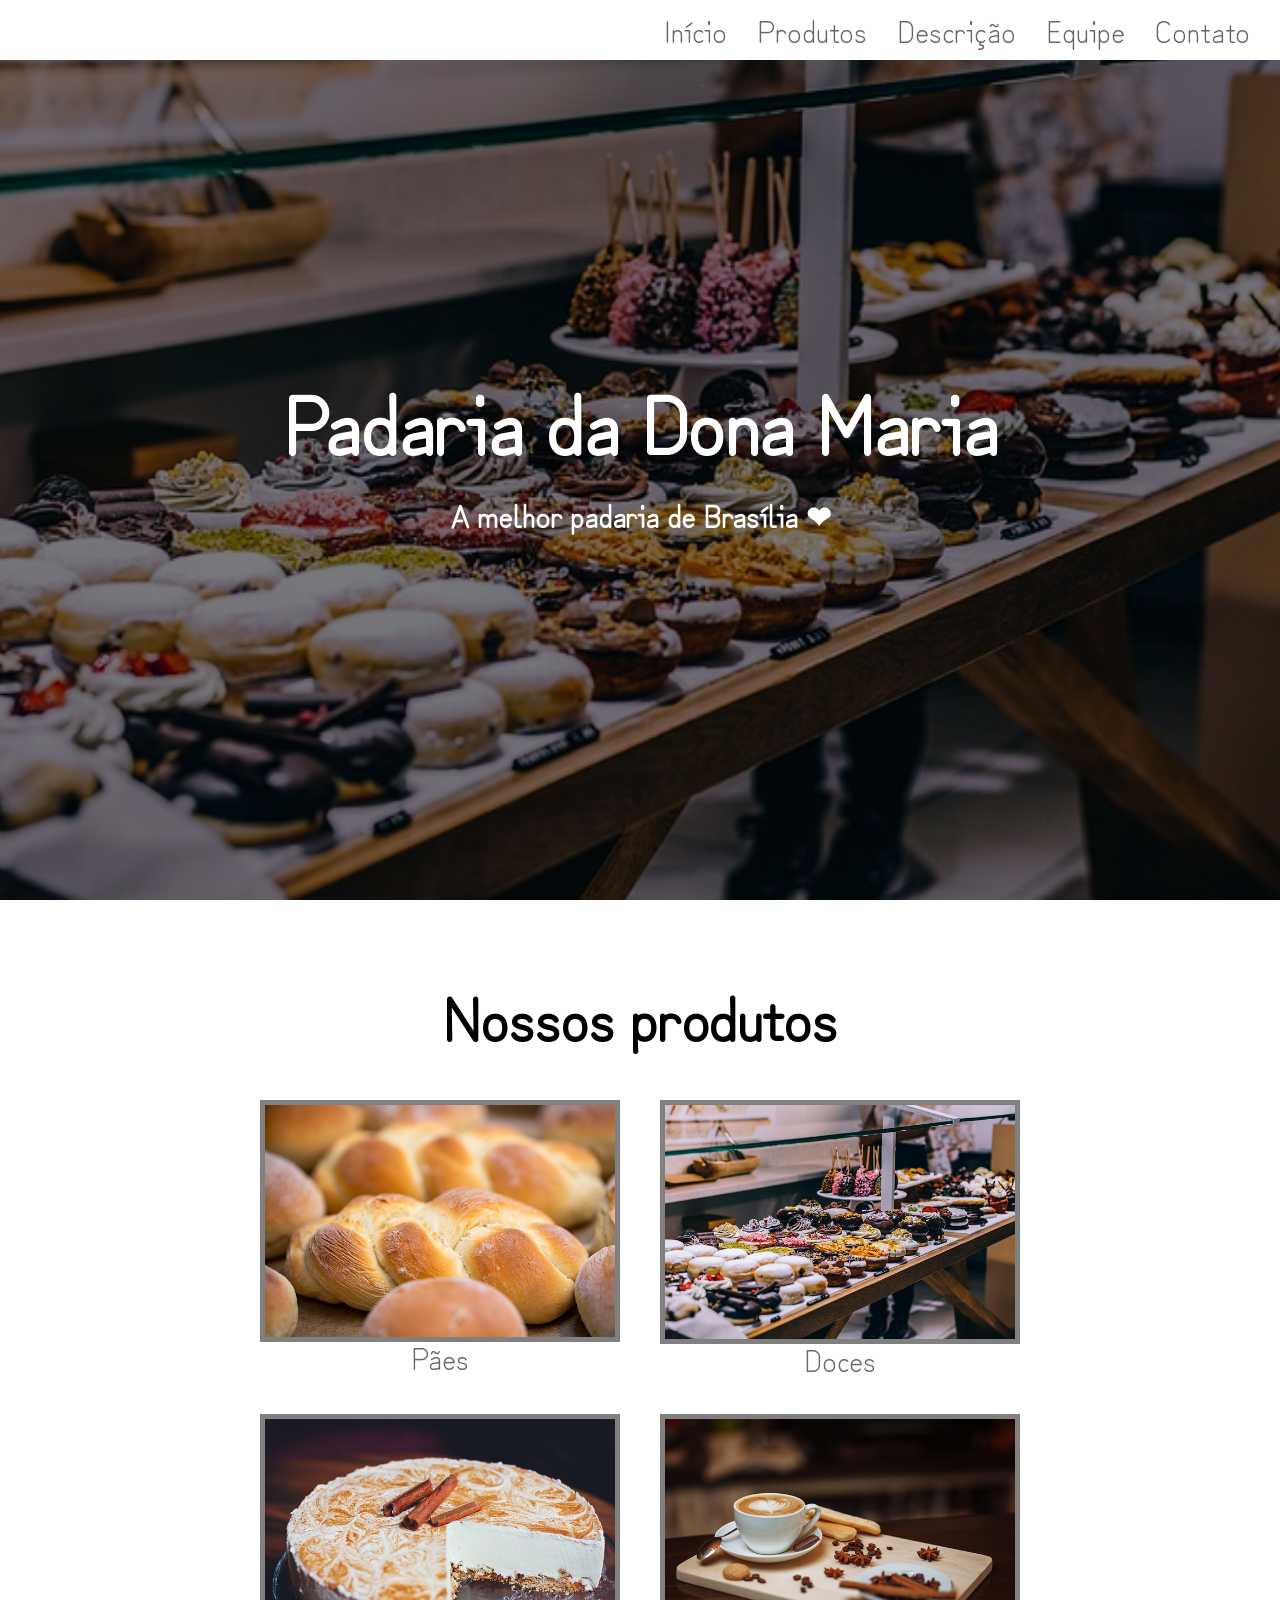
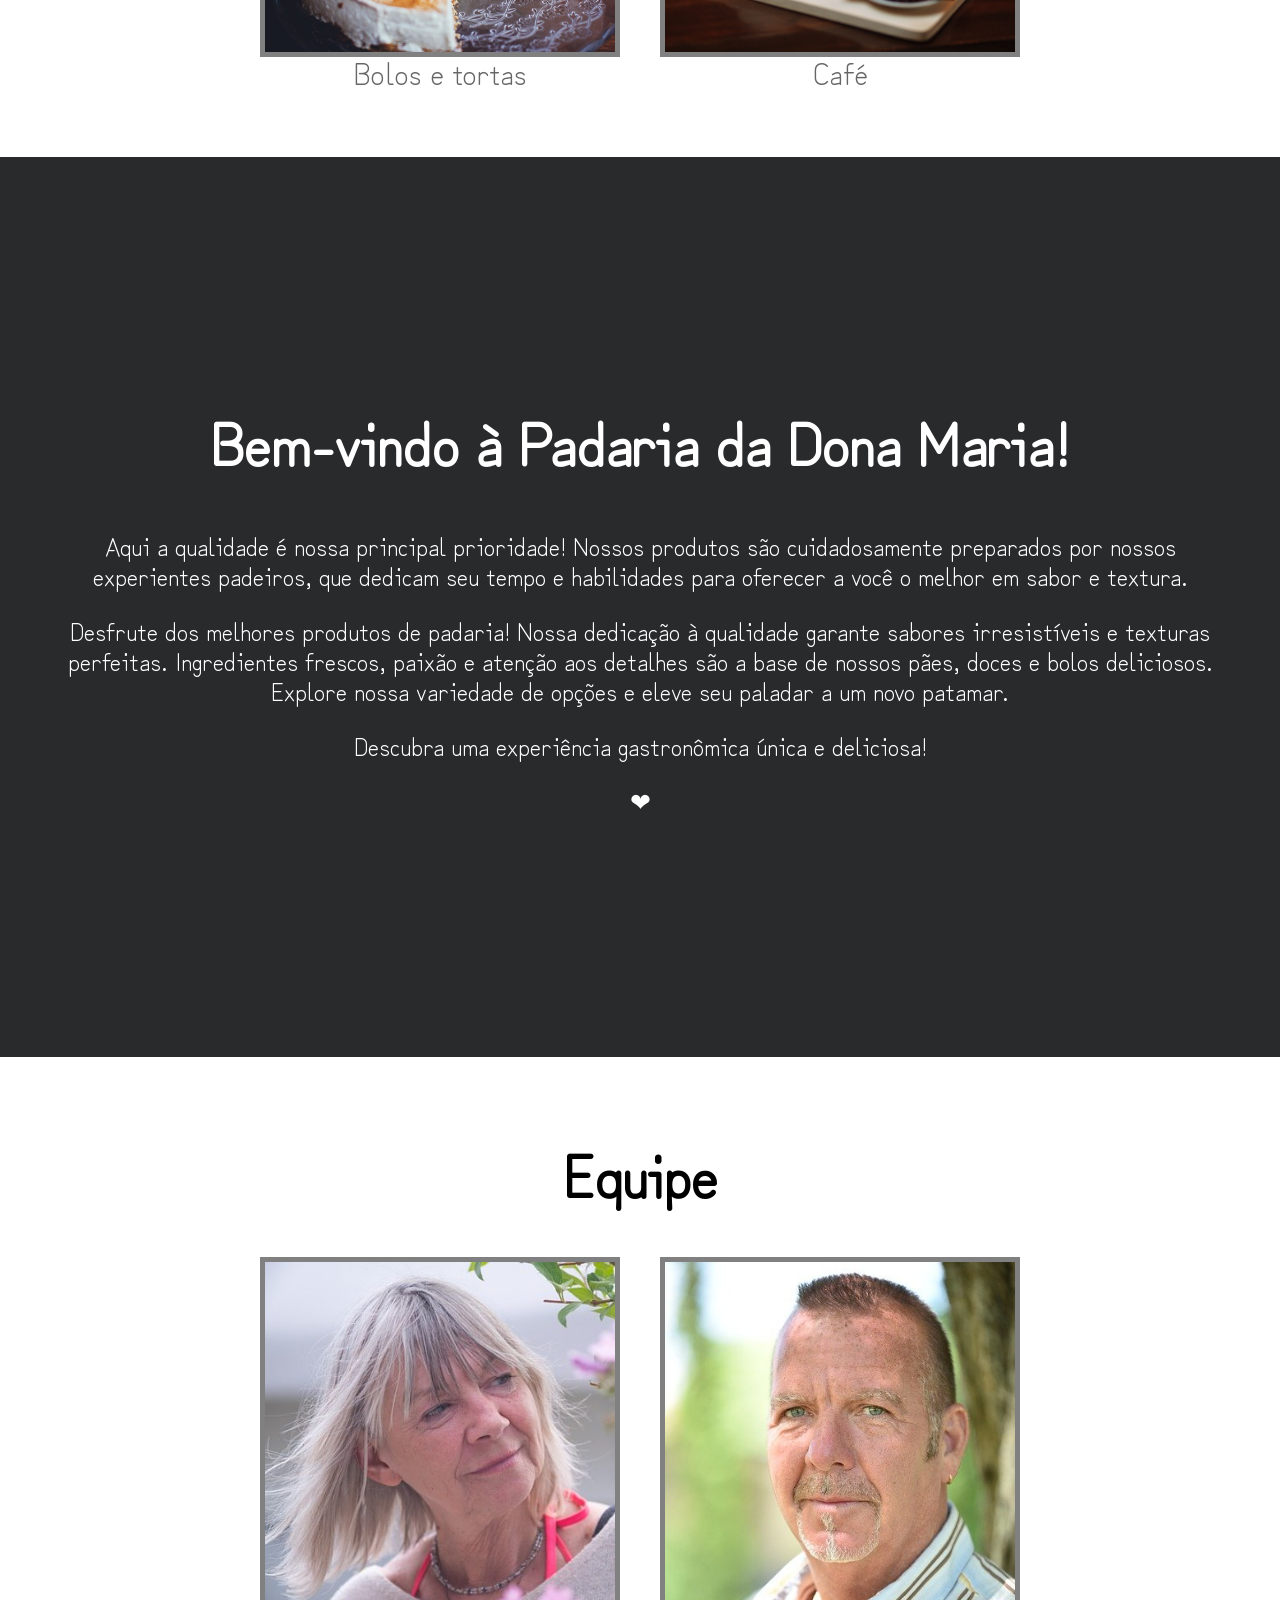
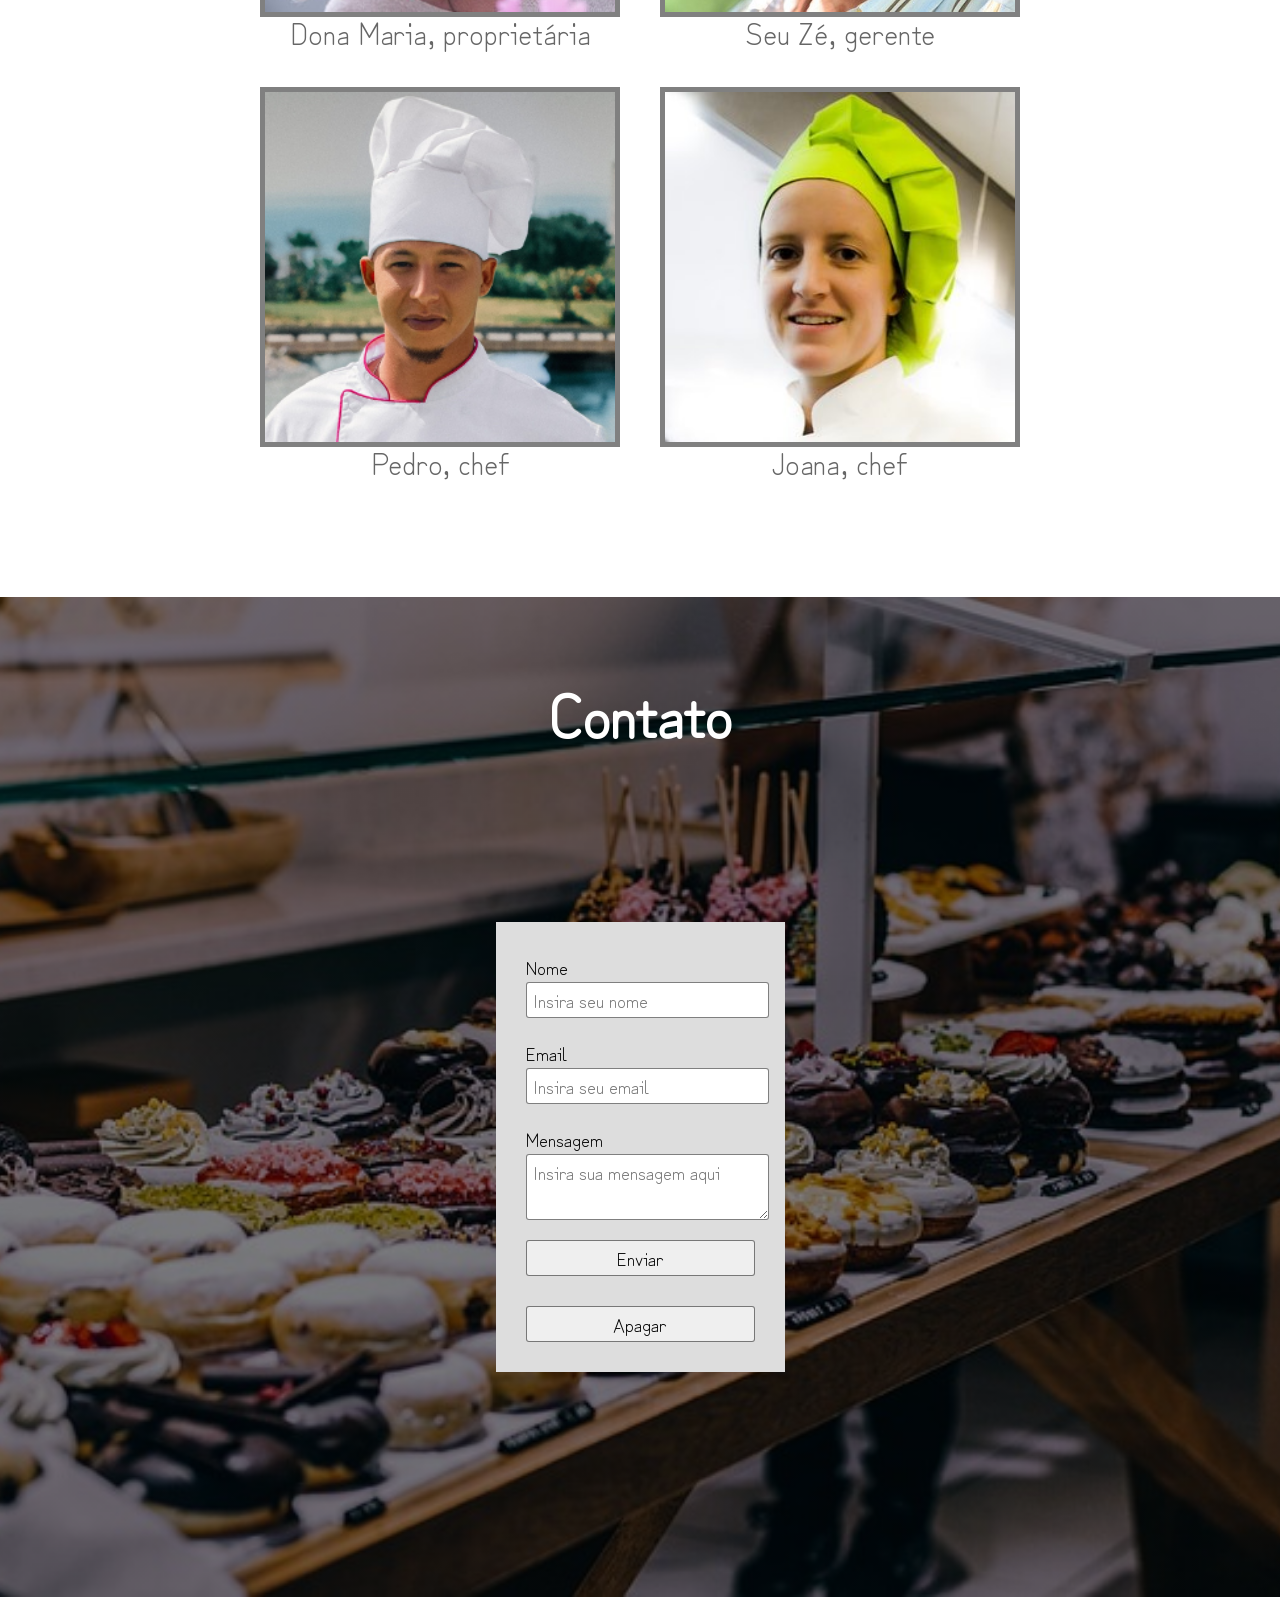
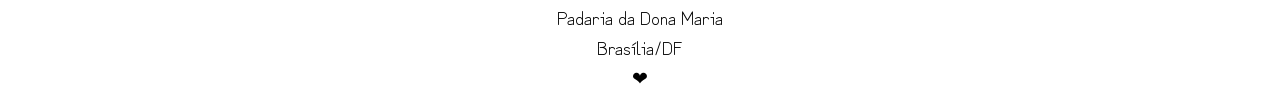
<file: index.html>
<!DOCTYPE html>
<html lang="pt-br">
<head>
    <meta charset="UTF-8">
    <meta http-equiv="X-UA-Compatible" content="IE=edge">
    <meta nome="viewport" content="width=device-width, initial-scale=1.0">
    <title>Padaria da Dona Maria</title>
    <link href="style.css" rel="stylesheet" type="text/css" />
</head>
<body>
    <header>
        <nav id="navbar">
          <ul class="navbar-list">
            <li><a href="#inicio">Início</a></li>
            <li><a href="#produtos">Produtos</a></li>
            <li><a href="#descricao">Descrição</a></li>
            <li><a href="#pessoas">Equipe</a></li>
            <li><a href="#contato">Contato</a></li>
          </ul>
        </nav>
      </header>
      
      <section id="inicio">
        <h1>Padaria da Dona Maria</h1>
        <p>A melhor padaria de Brasília ❤ </p>
      </section>
      
      <section id="produtos">
        <div class="produtos">
          <h2>Nossos produtos</h2>
          <div class="produto-links">
            <a class="produto-titulo" href="#produtos"><img class="produto-img" src="img/paes.jpg"><p>Pães</p></a>
            <a class="produto-titulo" href="#produtos"><img class="produto-img" src="img/doces.jpg"><p>Doces</p></a>
          </div>
          <div class="produto-links">
            <a class="produto-titulo" href="#produtos"><img class="produto-img" src="img/bolo.jpg"><p>Bolos e tortas</p></a>
            <a class="produto-titulo" href="#produtos"><img class="produto-img" src="img/cafe.jpg"><p>Café</p></a>
          </div>
        </div>
      </section>

      <section id="descricao">
        <div class="texto">
            <h2>Bem-vindo à Padaria da Dona Maria!</h2>
            <p>Aqui a qualidade é nossa principal prioridade! Nossos produtos são cuidadosamente preparados por nossos experientes padeiros, que dedicam seu tempo e habilidades para oferecer a você o melhor em sabor e textura.
            </p>
            <p>Desfrute dos melhores produtos de padaria! Nossa dedicação à qualidade garante sabores irresistíveis e texturas perfeitas. Ingredientes frescos, paixão e atenção aos detalhes são a base de nossos pães, doces e bolos deliciosos. Explore nossa variedade de opções e eleve seu paladar a um novo patamar.
            </p>
            <p>Descubra uma experiência gastronômica única e deliciosa!
            </p>
            <p>❤</p>
        </div>
      </section>
      
      <section id="pessoas">
        <div class="produtos">
          <h2>Equipe</h2>
          <div class="produto-links">
            <a class="produto-titulo" href="#pessoas"><img class="produto-img" src="img/maria.jpg"><p>Dona Maria, proprietária</p></a>
            <a class="produto-titulo" href="#pessoas"><img class="produto-img" src="img/ze.jpg"><p>Seu Zé, gerente</p></a>
          </div>
          <div class="produto-links">
            <a class="produto-titulo" href="#pessoas"><img class="produto-img" src="img/chef1.png"><p>Pedro, chef</p></a>
            <a class="produto-titulo" href="#pessoas"><img class="produto-img" src="img/chef2.jpg"><p>Joana, chef</p></a>
          </div>
        </div>
      </section>


      <section id="contato">
        <h2>Contato</h2>
        <form id="formulario-contato">
            <div class="grupo">
              <label id="nome-label">Nome</label>
              <input id="nome" class="caixa" type="text" placeholder="Insira seu nome" required>
            </div>
            
            <div class="grupo">
              <label id="email-label">Email</label>
              <input id="email" class="caixa" type="email" placeholder="Insira seu email" required>
            </div>
            
            <div class="grupo">
            <p>Mensagem</p>
              <textarea class="caixa" placeholder="Insira sua mensagem aqui"></textarea>
            </div>
              
            <div class="grupo">
              <button id="submit" class="caixa" type="submit">Enviar</button>
              <br>
              <button id="reset" class="caixa" type="reset">Apagar</button>
            </div>  
              
          </form>
          <br>
        </section>
      
      <footer>
        <p>Padaria da Dona Maria</p>
        <p>Brasília/DF</p>
        <p>❤</p>
      </footer> 
</body>
</html>
</file>
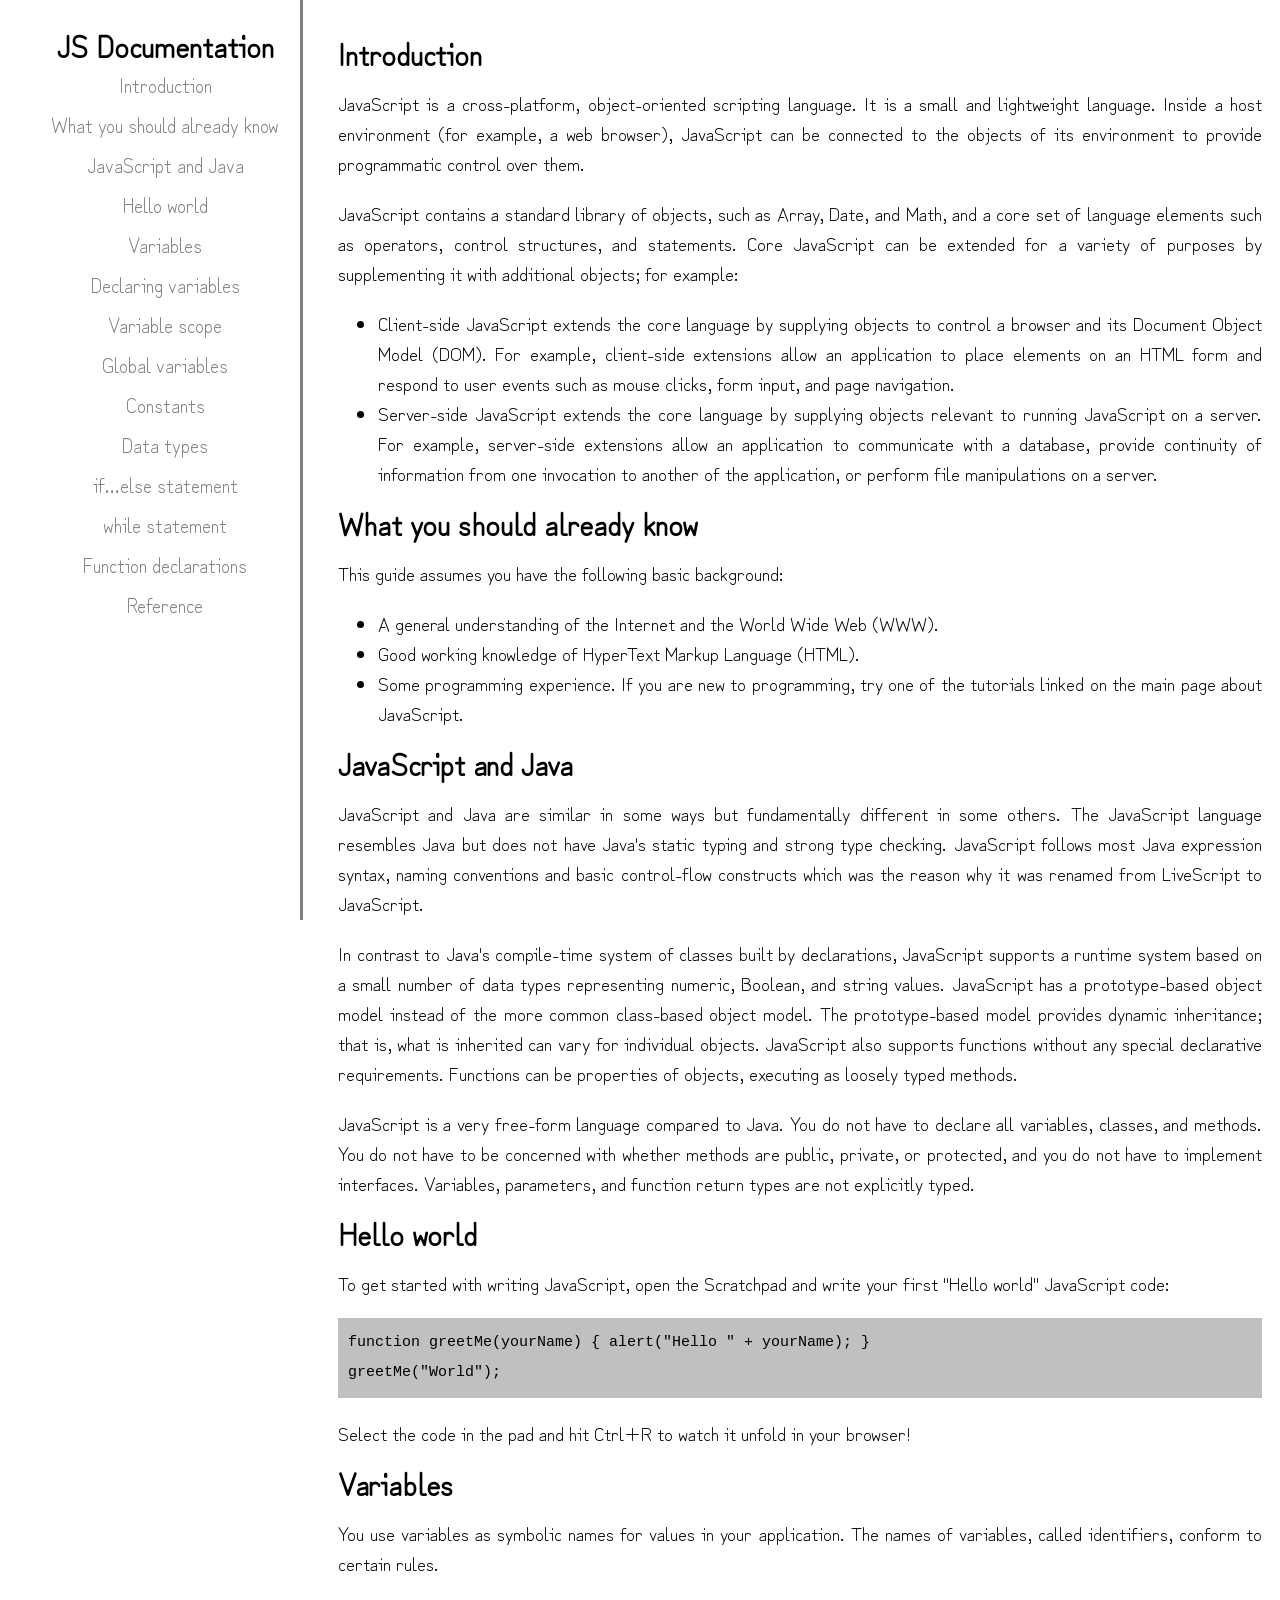
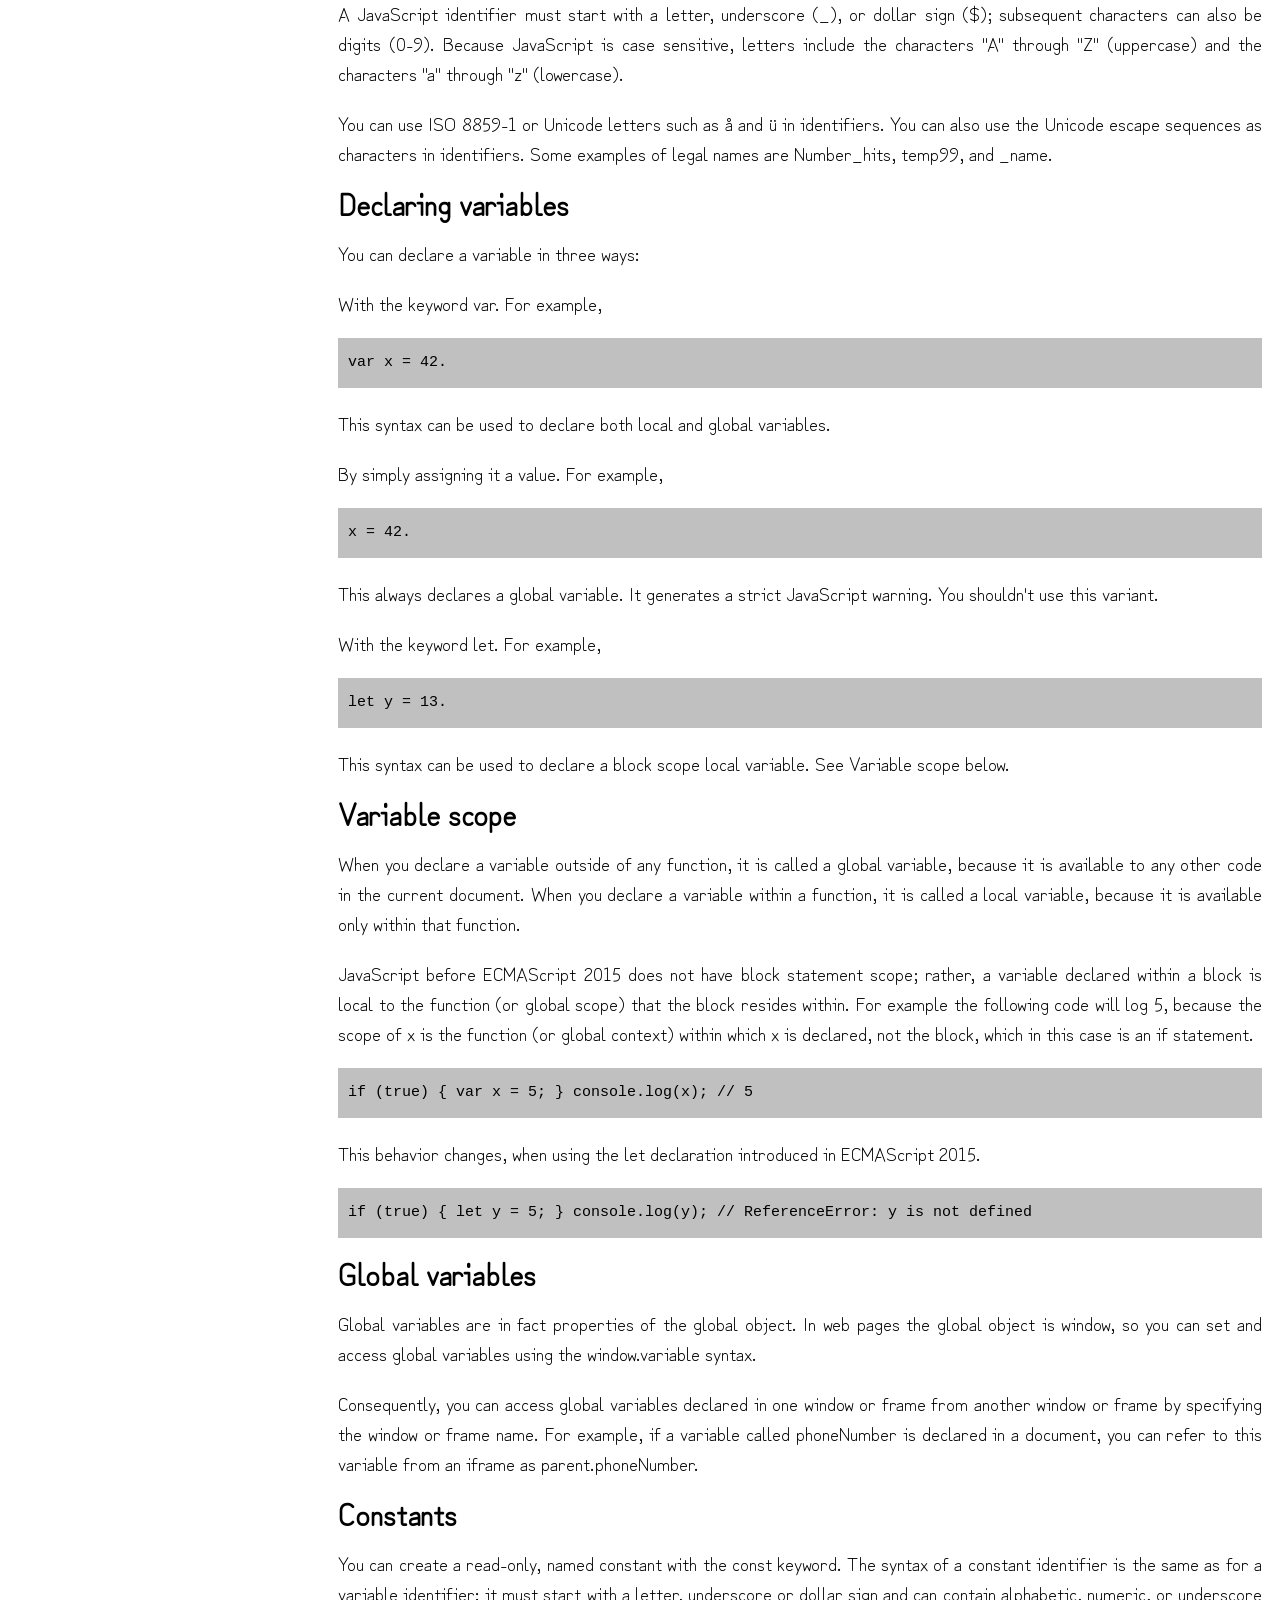
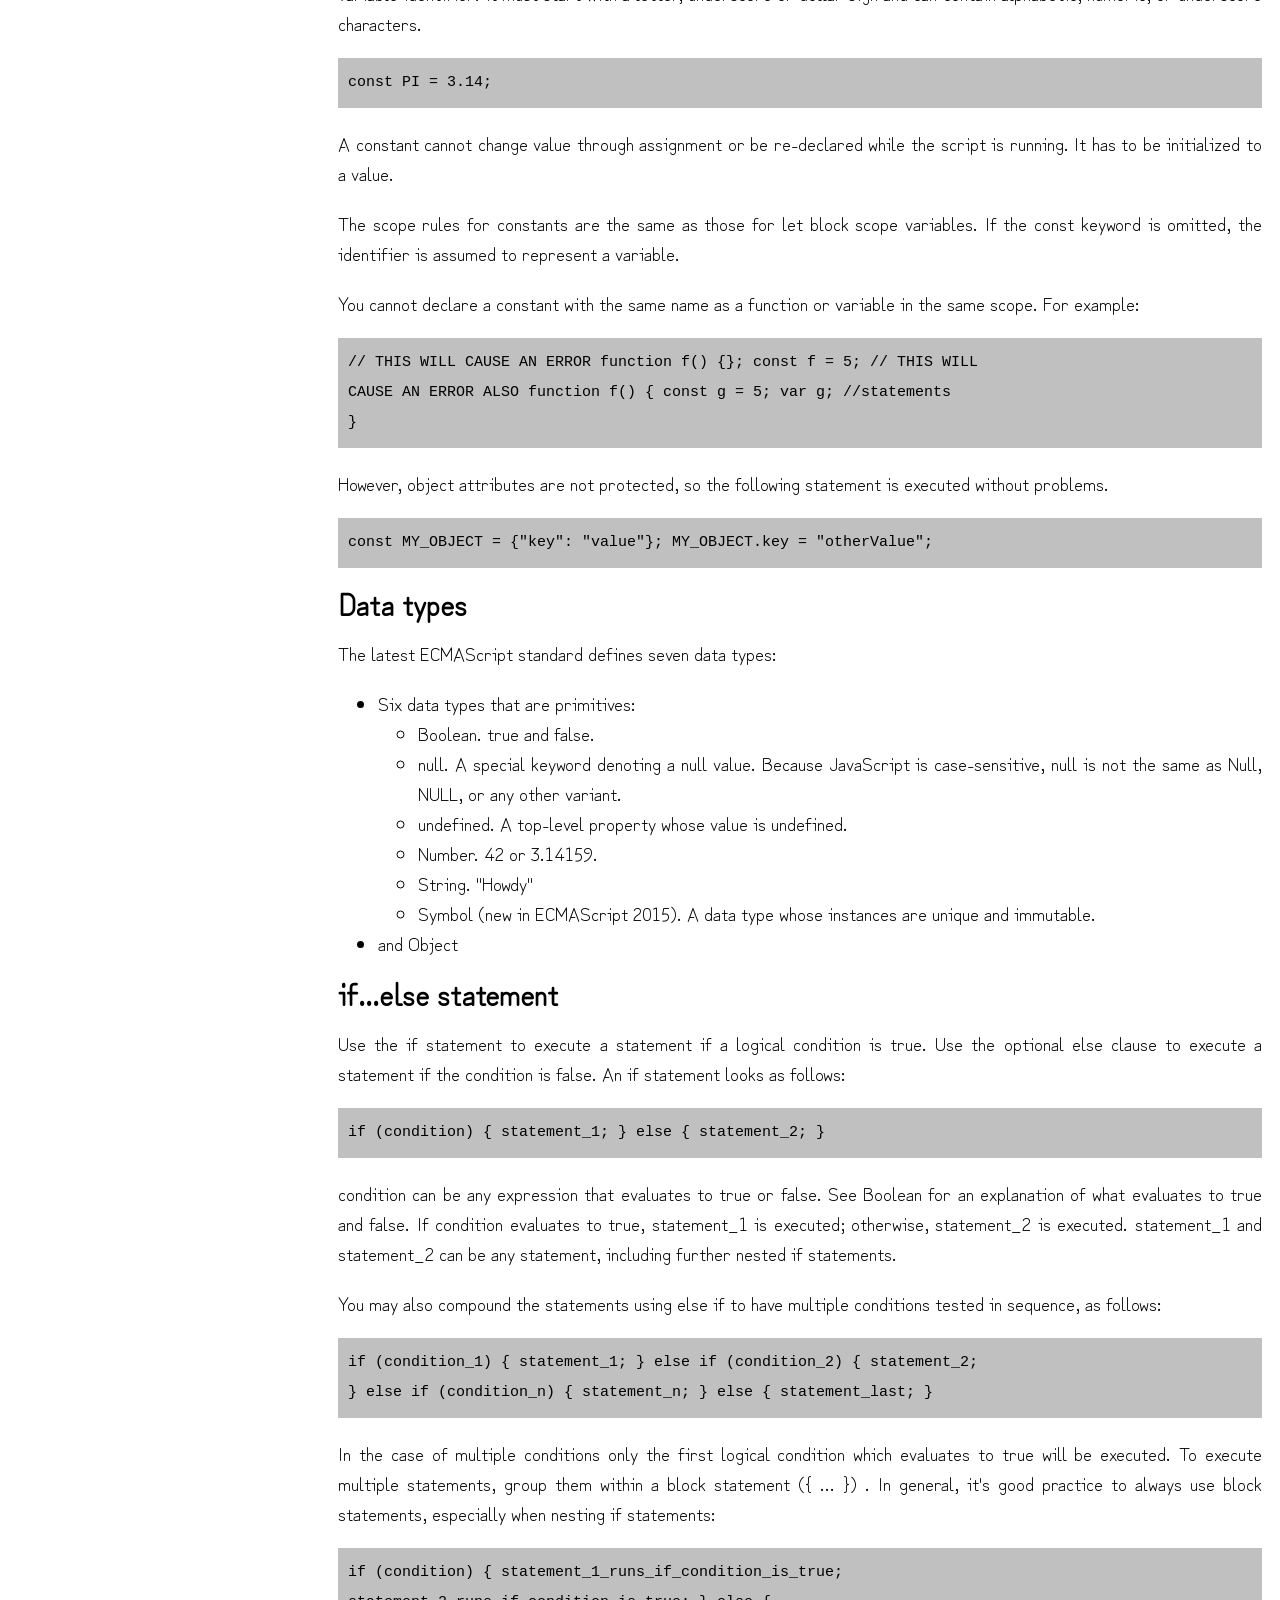
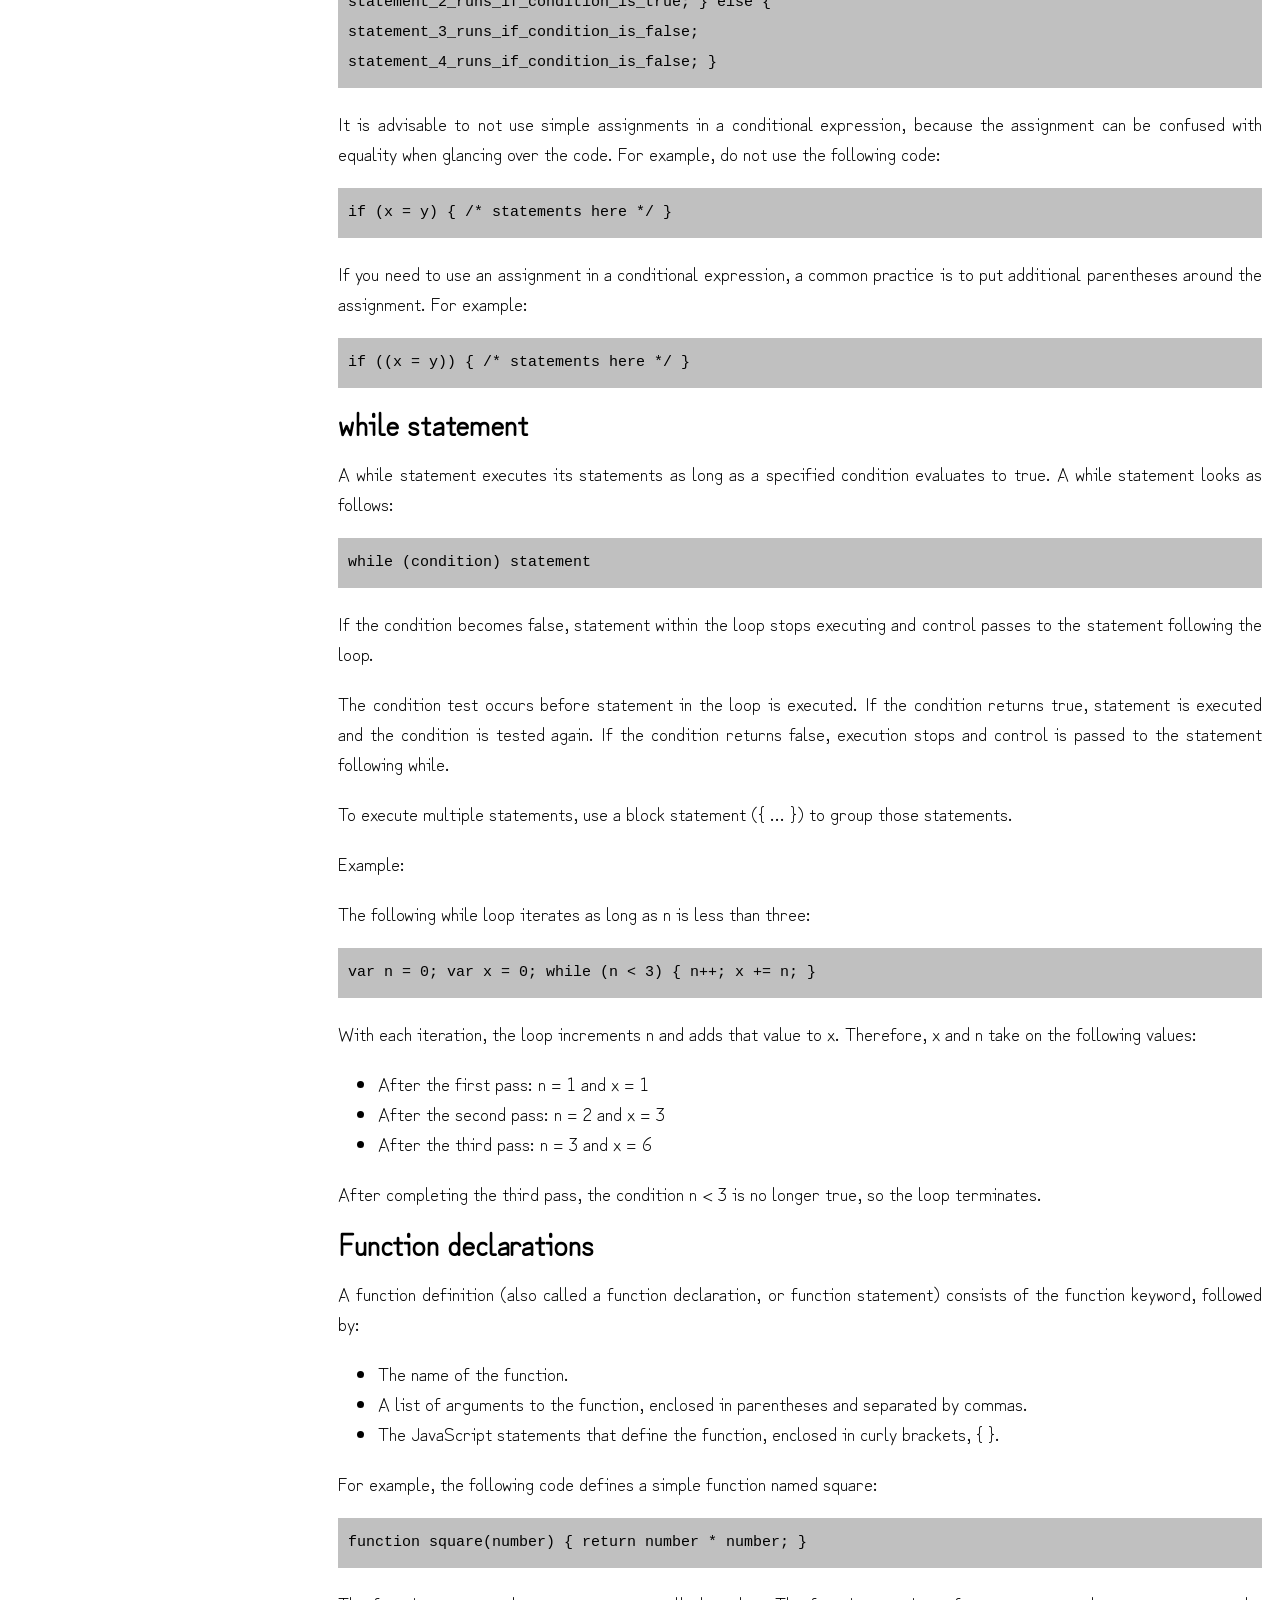
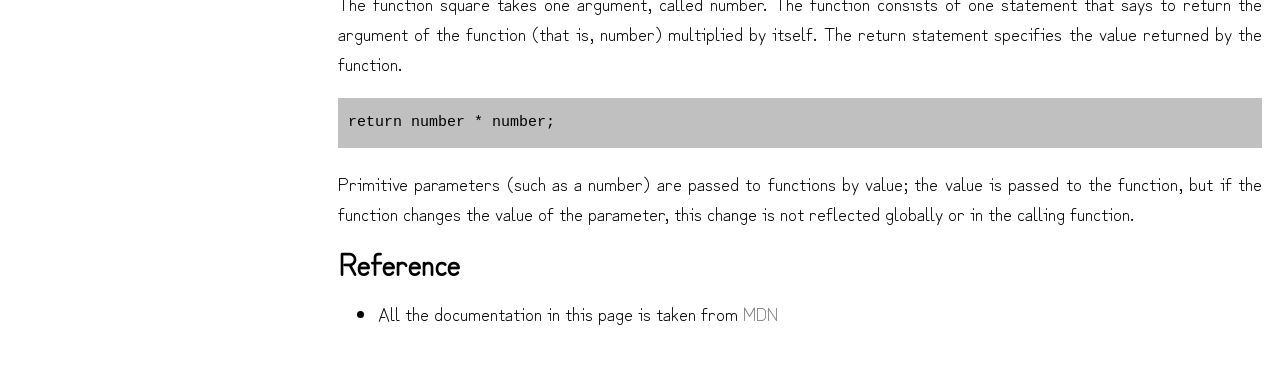
<file: documentation-page/index.html>
<!DOCTYPE html>
<html lang="en">
<head>
    <meta charset="UTF-8">
    <meta http-equiv="X-UA-Compatible" content="IE=edge">
    <meta name="viewport" content="width=device-width, initial-scale=1.0">
    <title>Technical Documentation Page</title>
    <link href="style.css" rel="stylesheet" type="text/css" />
</head>
<body>
    <nav id="navbar">
        <header>JS Documentation</header>
        <a class="nav-link" href="#Introduction">Introduction</a>
        <a class="nav-link" href="#What_you_should_already_know">What you should already know</a>
        <a class="nav-link" href="#JavaScript_and_Java">JavaScript and Java</a>
        <a class="nav-link" href="#Hello_world">Hello world</a>
        <a class="nav-link" href="#Variables">Variables</a>
        <a class="nav-link" href="#Declaring_variables">Declaring variables</a>
        <a class="nav-link" href="#Variable_scope">Variable scope</a>
        <a class="nav-link" href="#Global_variables">Global variables</a>
        <a class="nav-link" href="#Constants">Constants</a>
        <a class="nav-link" href="#Data_types">Data types</a>
        <a class="nav-link" href="#if...else_statement">if...else statement</a>
        <a class="nav-link" href="#while_statement">while statement</a>
        <a class="nav-link" href="#Function_declarations">Function declarations</a>
        <a class="nav-link" href="#Reference">Reference</a>
    
      </nav>
      <main id="main-doc">
        <section class="main-section" id="Introduction">
          <header>Introduction</header>
          <p>JavaScript is a cross-platform, object-oriented scripting language. It is a small and lightweight language. Inside a host environment (for example, a web browser), JavaScript can be connected to the objects of its environment to provide programmatic control over them.</p>
          <p>JavaScript contains a standard library of objects, such as Array, Date, and Math, and a core set of language elements such as operators, control structures, and statements. Core JavaScript can be extended for a variety of purposes by supplementing it with additional objects; for example:</p>
          <ul>
            <li>Client-side JavaScript extends the core language by supplying objects to control a browser and its Document Object Model (DOM). For example, client-side extensions allow an application to place elements on an HTML form and respond to user events such as mouse clicks, form input, and page navigation.</li>
            <li>Server-side JavaScript extends the core language by supplying objects relevant to running JavaScript on a server. For example, server-side extensions allow an application to communicate with a database, provide continuity of information from one invocation to another of the application, or perform file manipulations on a server.</li>
          </ul>
        </section>
        <section class="main-section" id="What_you_should_already_know">
          <header>What you should already know</header>
          <p>This guide assumes you have the following basic background:</p>
          <ul>
            <li>A general understanding of the Internet and the World Wide Web (WWW).</li>
            <li>Good working knowledge of HyperText Markup Language (HTML).</li>
            <li>Some programming experience. If you are new to programming, try one of the tutorials linked on the main page about JavaScript.</li>
          </ul>
        </section>
        <section class="main-section" id="JavaScript_and_Java">
          <header>JavaScript and Java</header>
          <p>JavaScript and Java are similar in some ways but fundamentally different in some others. The JavaScript language resembles Java but does not have Java's static typing and strong type checking. JavaScript follows most Java expression syntax, naming conventions and basic control-flow constructs which was the reason why it was renamed from LiveScript to JavaScript.</p>
          <p>In contrast to Java's compile-time system of classes built by declarations, JavaScript supports a runtime system based on a small number of data types representing numeric, Boolean, and string values. JavaScript has a prototype-based object model instead of the more common class-based object model. The prototype-based model provides dynamic inheritance; that is, what is inherited can vary for individual objects. JavaScript also supports functions without any special declarative requirements. Functions can be properties of objects, executing as loosely typed methods.</p>
          <p>JavaScript is a very free-form language compared to Java. You do not have to declare all variables, classes, and methods. You do not have to be concerned with whether methods are public, private, or protected, and you do not have to implement interfaces. Variables, parameters, and function return types are not explicitly typed.</p>
        </section>
        <section class="main-section" id="Hello_world">
          <header>Hello world</header>
          <p>To get started with writing JavaScript, open the Scratchpad and write your first "Hello world" JavaScript code:</p>
          <code>function greetMe(yourName) { alert("Hello " + yourName); }
    greetMe("World");</code>
          <p>Select the code in the pad and hit Ctrl+R to watch it unfold in your browser!</p>
        </section>
        <section class="main-section" id="Variables">
          <header>Variables</header>
          <p>You use variables as symbolic names for values in your application. The names of variables, called identifiers, conform to certain rules.</p>
          <p>A JavaScript identifier must start with a letter, underscore (_), or dollar sign ($); subsequent characters can also be digits (0-9). Because JavaScript is case sensitive, letters include the characters "A" through "Z" (uppercase) and the characters "a" through "z" (lowercase).</p>
          <p>You can use ISO 8859-1 or Unicode letters such as å and ü in identifiers. You can also use the Unicode escape sequences as characters in identifiers. Some examples of legal names are Number_hits, temp99, and _name.</p>
        </section>
        <section class="main-section" id="Declaring_variables">
          <header>Declaring variables</header>
          <p>You can declare a variable in three ways:</p>
          <p>With the keyword var. For example,</p>
          <code>var x = 42.</code>
          <p>This syntax can be used to declare both local and global variables.</p>
          <p>By simply assigning it a value. For example,</p>
          <code>x = 42.</code>
          <p>This always declares a global variable. It generates a strict JavaScript warning. You shouldn't use this variant.</p>
          <p>With the keyword let. For example,</p>
          <code>let y = 13.</code>
          <p>This syntax can be used to declare a block scope local variable. See Variable scope below.</p>
        </section> 
        <section class="main-section" id="Variable_scope">
          <header>Variable scope</header>
          <p>When you declare a variable outside of any function, it is called a global variable, because it is available to any other code in the current document. When you declare a variable within a function, it is called a local variable, because it is available only within that function.</p>
          <p>JavaScript before ECMAScript 2015 does not have block statement scope; rather, a variable declared within a block is local to the function (or global scope) that the block resides within. For example the following code will log 5, because the scope of x is the function (or global context) within which x is declared, not the block, which in this case is an if statement.</p>
          <code>if (true) { var x = 5; } console.log(x); // 5</code>
          <p>This behavior changes, when using the let declaration introduced in ECMAScript 2015.</p>
          <code>if (true) { let y = 5; } console.log(y); // ReferenceError: y is not defined</code>
        </section> 
        <section class="main-section" id="Global_variables">
          <header>Global variables</header>
          <p>Global variables are in fact properties of the global object. In web pages the global object is window, so you can set and access global variables using the window.variable syntax.</p>
          <p>Consequently, you can access global variables declared in one window or frame from another window or frame by specifying the window or frame name. For example, if a variable called phoneNumber is declared in a document, you can refer to this variable from an iframe as parent.phoneNumber.</p>
        </section> 
        <section class="main-section" id="Constants">
          <header>Constants</header>
          <p>You can create a read-only, named constant with the const keyword. The syntax of a constant identifier is the same as for a variable identifier: it must start with a letter, underscore or dollar sign and can contain alphabetic, numeric, or underscore characters.</p>
          <code>const PI = 3.14;</code>
          <p>A constant cannot change value through assignment or be re-declared while the script is running. It has to be initialized to a value.</p>
          <p>The scope rules for constants are the same as those for let block scope variables. If the const keyword is omitted, the identifier is assumed to represent a variable.</p>
          <p>You cannot declare a constant with the same name as a function or variable in the same scope. For example:</p>
          <code>// THIS WILL CAUSE AN ERROR function f() {}; const f = 5; // THIS WILL
    CAUSE AN ERROR ALSO function f() { const g = 5; var g; //statements
    }</code>
          <p>However, object attributes are not protected, so the following statement is executed without problems.</p>
          <code>const MY_OBJECT = {"key": "value"}; MY_OBJECT.key = "otherValue";</code>
        </section> 
        <section class="main-section" id="Data_types">
          <header>Data types</header>
          <p>The latest ECMAScript standard defines seven data types:</p>
          <ul>
            <li>Six data types that are primitives:</li>
            <ul>
              <li>Boolean. true and false.</li>
              <li>null. A special keyword denoting a null value. Because JavaScript is case-sensitive, null is not the same as Null, NULL, or any other variant.</li>
              <li>undefined. A top-level property whose value is undefined.</li>
              <li>Number. 42 or 3.14159.</li>
              <li>String. "Howdy"</li>
              <li>Symbol (new in ECMAScript 2015). A data type whose instances are unique and immutable.</li>
            </ul>
           <li>and Object</li>
        </section>
        <section class="main-section" id="if...else_statement">
          <header>if...else statement</header>
          <p>Use the if statement to execute a statement if a logical condition is true. Use the optional else clause to execute a statement if the condition is false. An if statement looks as follows:</p>
          <code>if (condition) { statement_1; } else { statement_2; }</code>
          <p>condition can be any expression that evaluates to true or false. See Boolean for an explanation of what evaluates to true and false. If condition evaluates to true, statement_1 is executed; otherwise, statement_2 is executed. statement_1 and statement_2 can be any statement, including further nested if statements.</p>
          <p>You may also compound the statements using else if to have multiple conditions tested in sequence, as follows:</p>
          <code>if (condition_1) { statement_1; } else if (condition_2) { statement_2;
    } else if (condition_n) { statement_n; } else { statement_last; }</code>
          <p>In the case of multiple conditions only the first logical condition which evaluates to true will be executed. To execute multiple statements, group them within a block statement ({ ... }) . In general, it's good practice to always use block statements, especially when nesting if statements:</p>
          <code>if (condition) { statement_1_runs_if_condition_is_true;
            statement_2_runs_if_condition_is_true; } else {
            statement_3_runs_if_condition_is_false;
            statement_4_runs_if_condition_is_false; }
          </code>
          <p>It is advisable to not use simple assignments in a conditional expression, because the assignment can be confused with equality when glancing over the code. For example, do not use the following code:</p>
          <code>if (x = y) { /* statements here */ }</code>
          <p>If you need to use an assignment in a conditional expression, a common practice is to put additional parentheses around the assignment. For example:</p>
          <code>if ((x = y)) { /* statements here */ }</code>
        </section>
        <section class="main-section" id="while_statement">
          <header>while statement</header>
          <p>A while statement executes its statements as long as a specified condition evaluates to true. A while statement looks as follows:</p>
          <code>while (condition) statement</code>
          <p>If the condition becomes false, statement within the loop stops executing and control passes to the statement following the loop.</p>
          <p>The condition test occurs before statement in the loop is executed. If the condition returns true, statement is executed and the condition is tested again. If the condition returns false, execution stops and control is passed to the statement following while.</p>
          <p>To execute multiple statements, use a block statement ({ ... }) to group those statements.</p>
          <p>Example:</p>
          <p>The following while loop iterates as long as n is less than three:</p>
          <code>var n = 0; var x = 0; while (n < 3) { n++; x += n; }</code>
          <p>With each iteration, the loop increments n and adds that value to x. Therefore, x and n take on the following values:</p>
          <ul>
            <li>After the first pass: n = 1 and x = 1</li>
            <li>After the second pass: n = 2 and x = 3</li>
            <li>After the third pass: n = 3 and x = 6</li>
          </ul>
          <p>After completing the third pass, the condition n < 3 is no longer true, so the loop terminates.</p>
        </section>
        <section class="main-section" id="Function_declarations">
          <header>Function declarations</header>
          <p>A function definition (also called a function declaration, or function statement) consists of the function keyword, followed by:</p>
          <ul>
            <li>The name of the function.</li>
            <li>A list of arguments to the function, enclosed in parentheses and separated by commas.</li>
            <li>The JavaScript statements that define the function, enclosed in curly brackets, { }.</li>
          </ul>
          <p>For example, the following code defines a simple function named square:</p>
          <code>function square(number) { return number * number; }</code>
          <p>The function square takes one argument, called number. The function consists of one statement that says to return the argument of the function (that is, number) multiplied by itself. The return statement specifies the value returned by the function.</p>
          <code>return number * number;</code>
          <p>Primitive parameters (such as a number) are passed to functions by value; the value is passed to the function, but if the function changes the value of the parameter, this change is not reflected globally or in the calling function.</p>
        </section>
        <section class="main-section" id="Reference">
          <header>Reference</header>
          <ul>
            <li>All the documentation in this page is taken from <a href="https://developer.mozilla.org/en-US/docs/Web/JavaScript/Guide">MDN</a></li>
          </ul>
        </section>   
        
      </main>
</body>
</html>
</file>
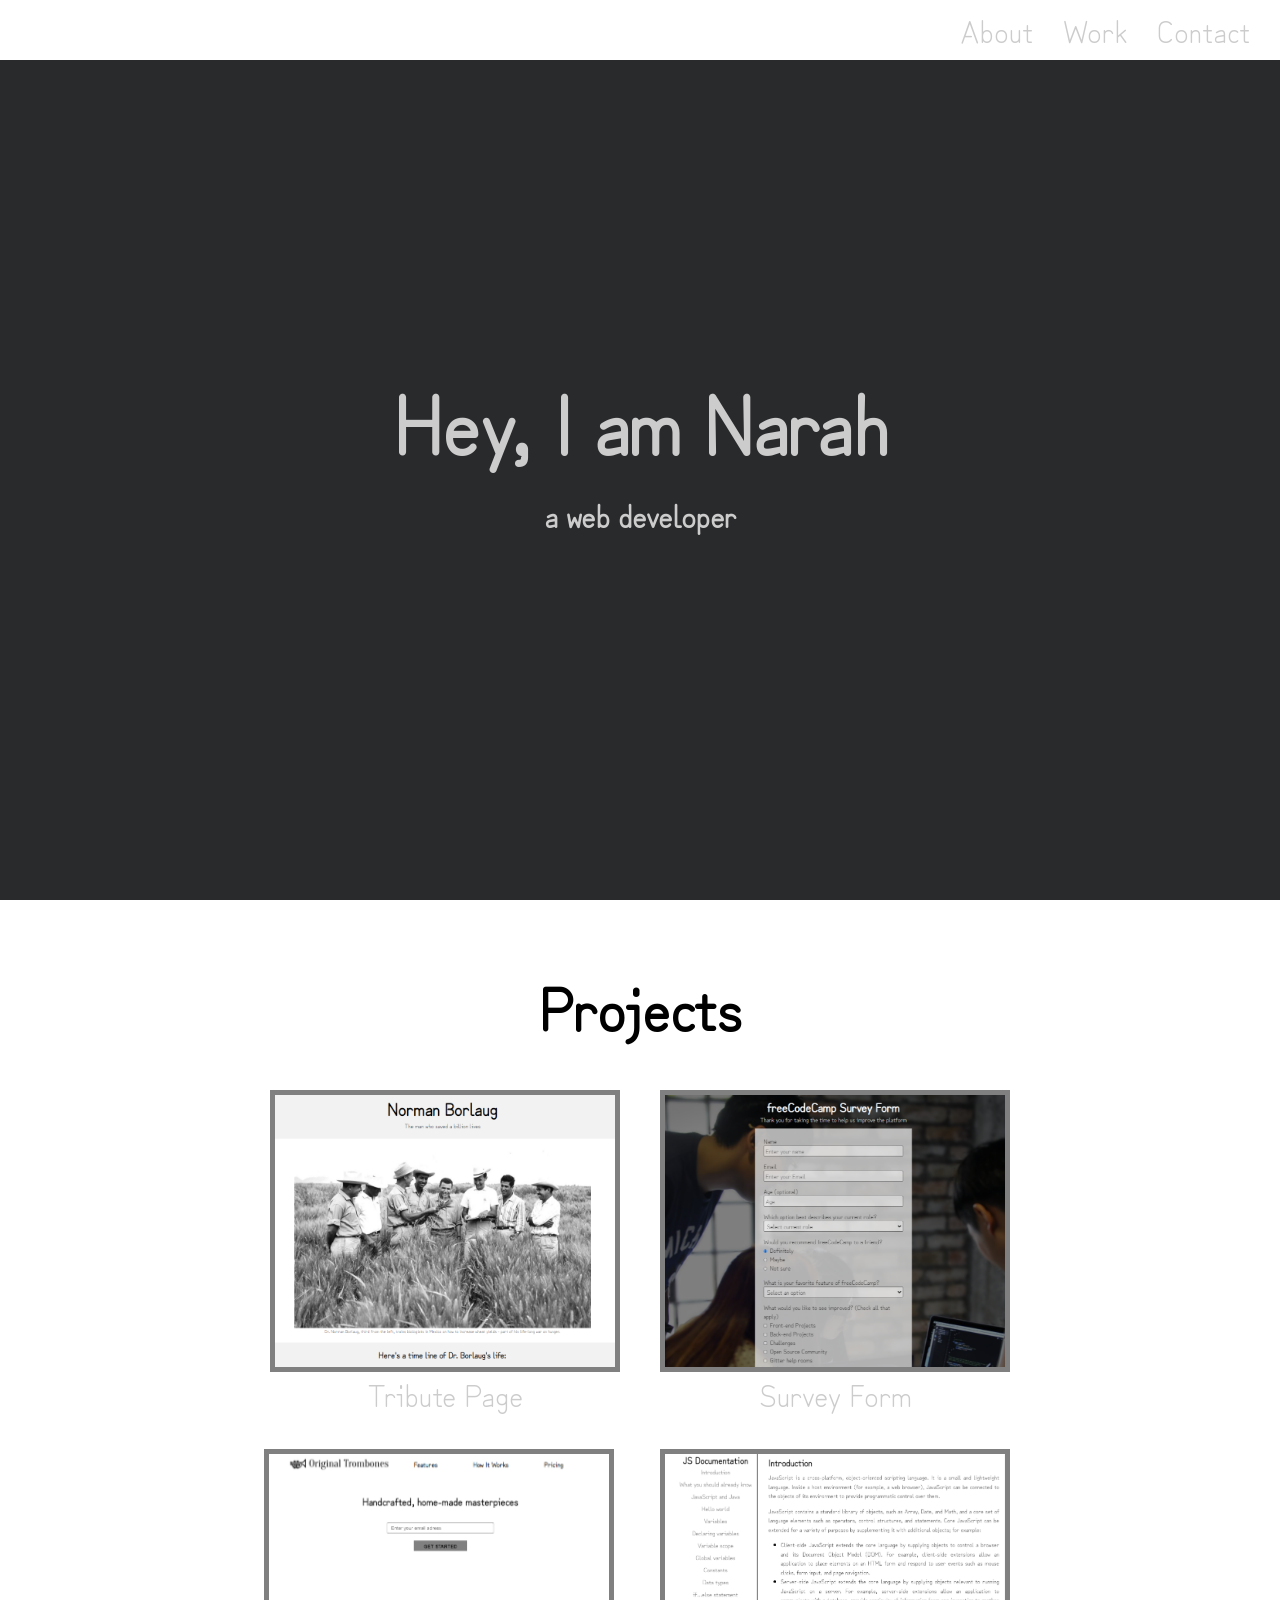
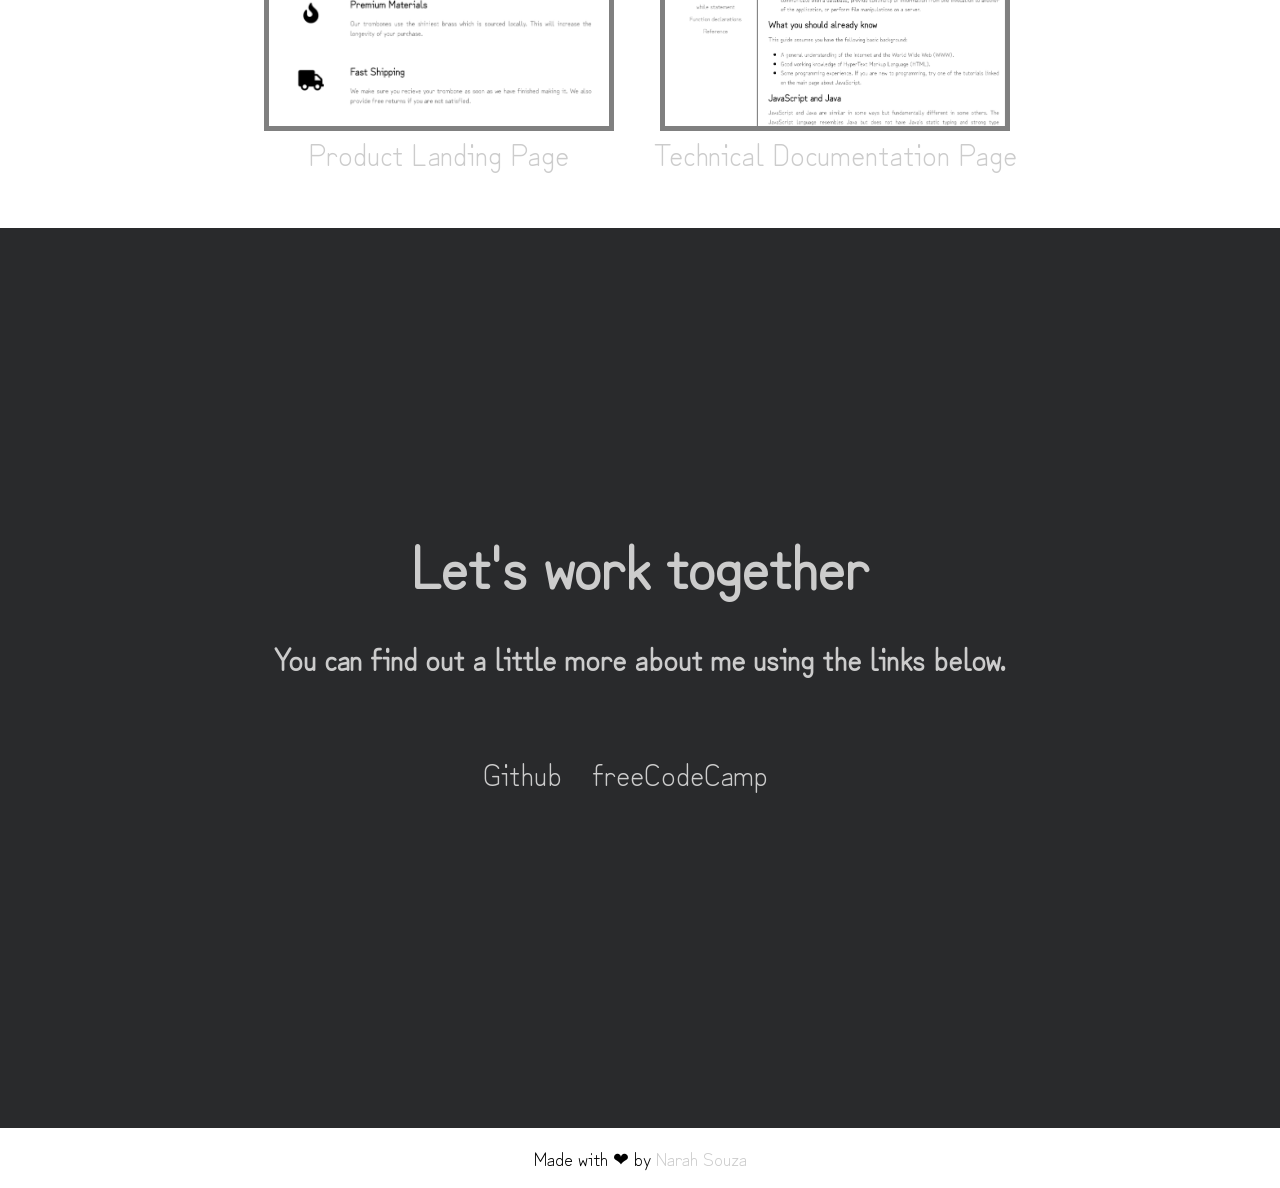
<file: personal-portfolio/index.html>
<!DOCTYPE html>
<html lang="en">
<head>
    <meta charset="UTF-8">
    <meta http-equiv="X-UA-Compatible" content="IE=edge">
    <meta name="viewport" content="width=device-width, initial-scale=1.0">
    <title>Document</title>
    <link href="style.css" rel="stylesheet" type="text/css" />
</head>
<body>
    <header>
        <nav id="navbar">
          <ul class="navbar-list">
            <li><a href="#welcome-section">About</a></li>
            <li><a href="#projects">Work</a></li>
            <li><a href="#contacts">Contact</a></li>
          </ul>
        </nav>
      </header>
      
      <section id="welcome-section">
        <h1>Hey, I am Narah</h1>
        <p>a web developer</p>
      </section>
      
      <section id="projects">
        <div class="projects">
          <h2>Projects</h2>
          <div class="project-links">
            <a class="project-tile" href="https://github.com/narahsouza/TributePage"><img class="project-img" src="img/tribute-page.png"><p>Tribute Page</p></a>
            <a class="project-tile" href="https://github.com/narahsouza/SurveyForm"><img class="project-img" src="img/survey-form.png"><p>Survey Form</p></a>
          </div>
          <div class="project-links">
            <a class="project-tile" href="https://github.com/narahsouza/ProductLandingPage"><img class="project-img" src="img/product-landing-page.png"><p>Product Landing Page</p></a>
            <a class="project-tile" href="https://github.com/narahsouza/DocumentationPage"><img class="project-img" src="img/technical-documentation-page.png"><p>Technical Documentation Page</p></a>
          </div>
        </div>
      </section>
      
      <section id="contacts">
        <h2>Let's work together</h2>
        <p>You can find out a little more about me using the links below.</p>
        <ul class="contact-links">
          <li><a id="profile-link" href="https://github.com/narahsouza/" target="_blank">Github</a></li>
          <li><a href="https://www.freecodecamp.org/narahsouza" target="_blank">freeCodeCamp</a></li>
        </ul>
      </section>
      
      <footer>  
        <p>Made with ❤ by <a href="https://github.com/narahsouza" target="_blank">Narah Souza</a></p>
      </footer> 
</body>
</html>
</file>
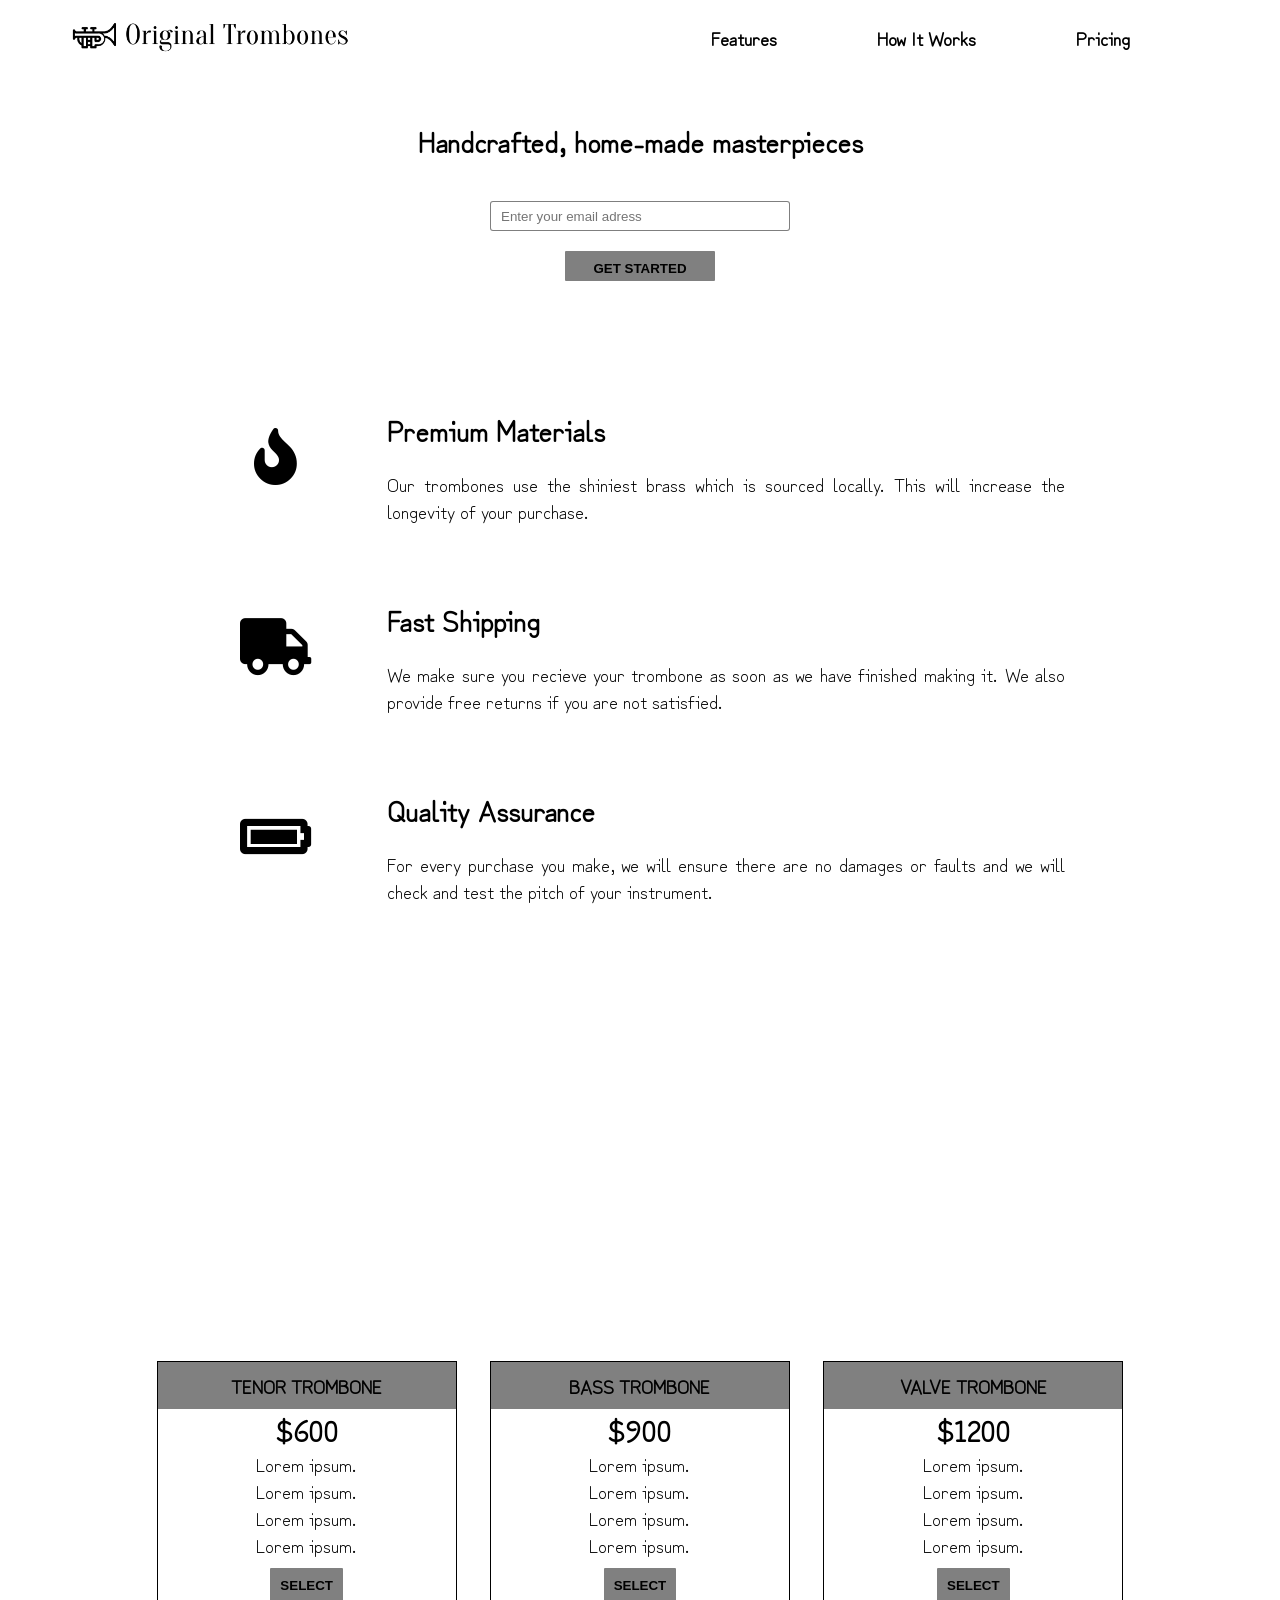
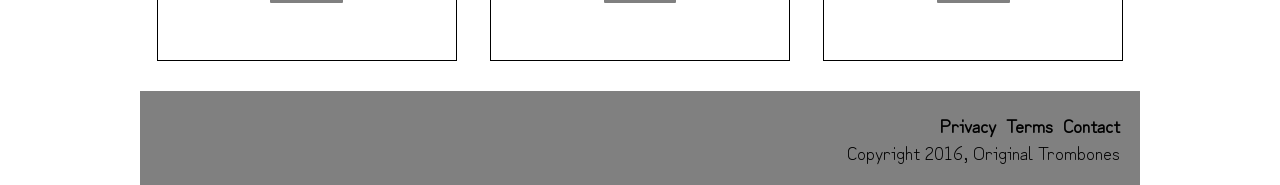
<file: product-landing-page/index.html>
<!DOCTYPE html>
<html lang="en">
<head>
    <meta charset="UTF-8">
    <meta http-equiv="X-UA-Compatible" content="IE=edge">
    <meta name="viewport" content="width=device-width, initial-scale=1.0">
    <title>Product Landing Page</title>
    <link href="style.css" rel="stylesheet" type="text/css" />
    <link rel="stylesheet" href="https://use.fontawesome.com/releases/v5.8.1/css/all.css" integrity="sha384-50oBUHEmvpQ+1lW4y57PTFmhCaXp0ML5d60M1M7uH2+nqUivzIebhndOJK28anvf" crossorigin="anonymous"/></link>
</head>
<body>
    <header id="header">
        <img id="header-img" src="img/logo.png">
        
        <nav id="nav-bar">
          <li><a class="nav-link" href="#features">Features</a></li>
          <li><a class="nav-link" href="#video">How It Works</a></li>
          <li><a class="nav-link" href="#products">Pricing</a></li>
        </nav>
      </header>
  
      <div class="container">
        <section class="title">
          <h2>Handcrafted, home-made masterpieces</h2>
          <form id="form" action="https://www.freecodecamp.org/email-submit">
            <input name="email" id="email" type="email" placeholder="Enter your email adress" required>
            <input id="submit" type="submit" value="Get Started">
          </form>
        </section>
  
        <section id="features">
   
          <div class="features-list">
            <div class="icons"><i class="fa fa-3x fa-fire"></i></div>
            <div class="description-text">
              <h2>Premium Materials</h2>
              <p>Our trombones use the shiniest brass which is sourced locally. This will increase the longevity of your purchase.</p>
            </div>
          </div>
              
          <div class="features-list">
            <div class="icons"><i class="fa fa-3x fa-truck"></i></div>
            <div class="description-text">
              <h2>Fast Shipping</h2>
              <p>We make sure you recieve your trombone as soon as we have finished making it. We also provide free returns if you are not satisfied.</p>
            </div>
          </div>
          
          <div class="features-list">
            <div class="icons"><i class="fa fa-3x fa-battery-full" aria-hidden="true"></i></div>
            <div class="description-text">
              <h2>Quality Assurance</h2>
              <p>For every purchase you make, we will ensure there are no damages or faults and we will check and test the pitch of your instrument.</p>
            </div>
          </div>
          
        </section>
  
        <section class="video">
          <iframe id="video" src="https://www.youtube.com/embed/y8Yv4pnO7qc" frameborder="0">
          </iframe>
        </section>
          
        <section id="products">
          <div class="box">
            <div class="product">Tenor Trombone</div>
            <h2>$600</h2>
            <ol class="features">
              <li>Lorem ipsum.</li>
              <li>Lorem ipsum.</li>
              <li>Lorem ipsum.</li>
              <li>Lorem ipsum.</li>
            </ol>
            <button>Select</button>
          </div>
  
          <div class="box">
            <div class="product">Bass Trombone</div>
            <h2>$900</h2>
            <ol class="features">
              <li>Lorem ipsum.</li>
              <li>Lorem ipsum.</li>
              <li>Lorem ipsum.</li>
              <li>Lorem ipsum.</li>
            </ol>
            <button>Select</button>
          </div>
  
          <div class="box">
            <div class="product">Valve Trombone</div>
            <h2>$1200</h2>
            <ol class="features">
              <li>Lorem ipsum.</li>
              <li>Lorem ipsum.</li>
              <li>Lorem ipsum.</li>
              <li>Lorem ipsum.</li>
            </ol>
            <button>Select</button>
          </div>
  
        </section>
        
      </div>
      
      <footer>
        <ul class="footer-menu">
          <li><a href="#">Privacy</a></li>
          <li><a href="#">Terms</a></li>
          <li><a href="#">Contact</a></li>
        </ul>
        
        <span>Copyright 2016, Original Trombones</span>
      
      </footer>
</body>
</html>
</file>
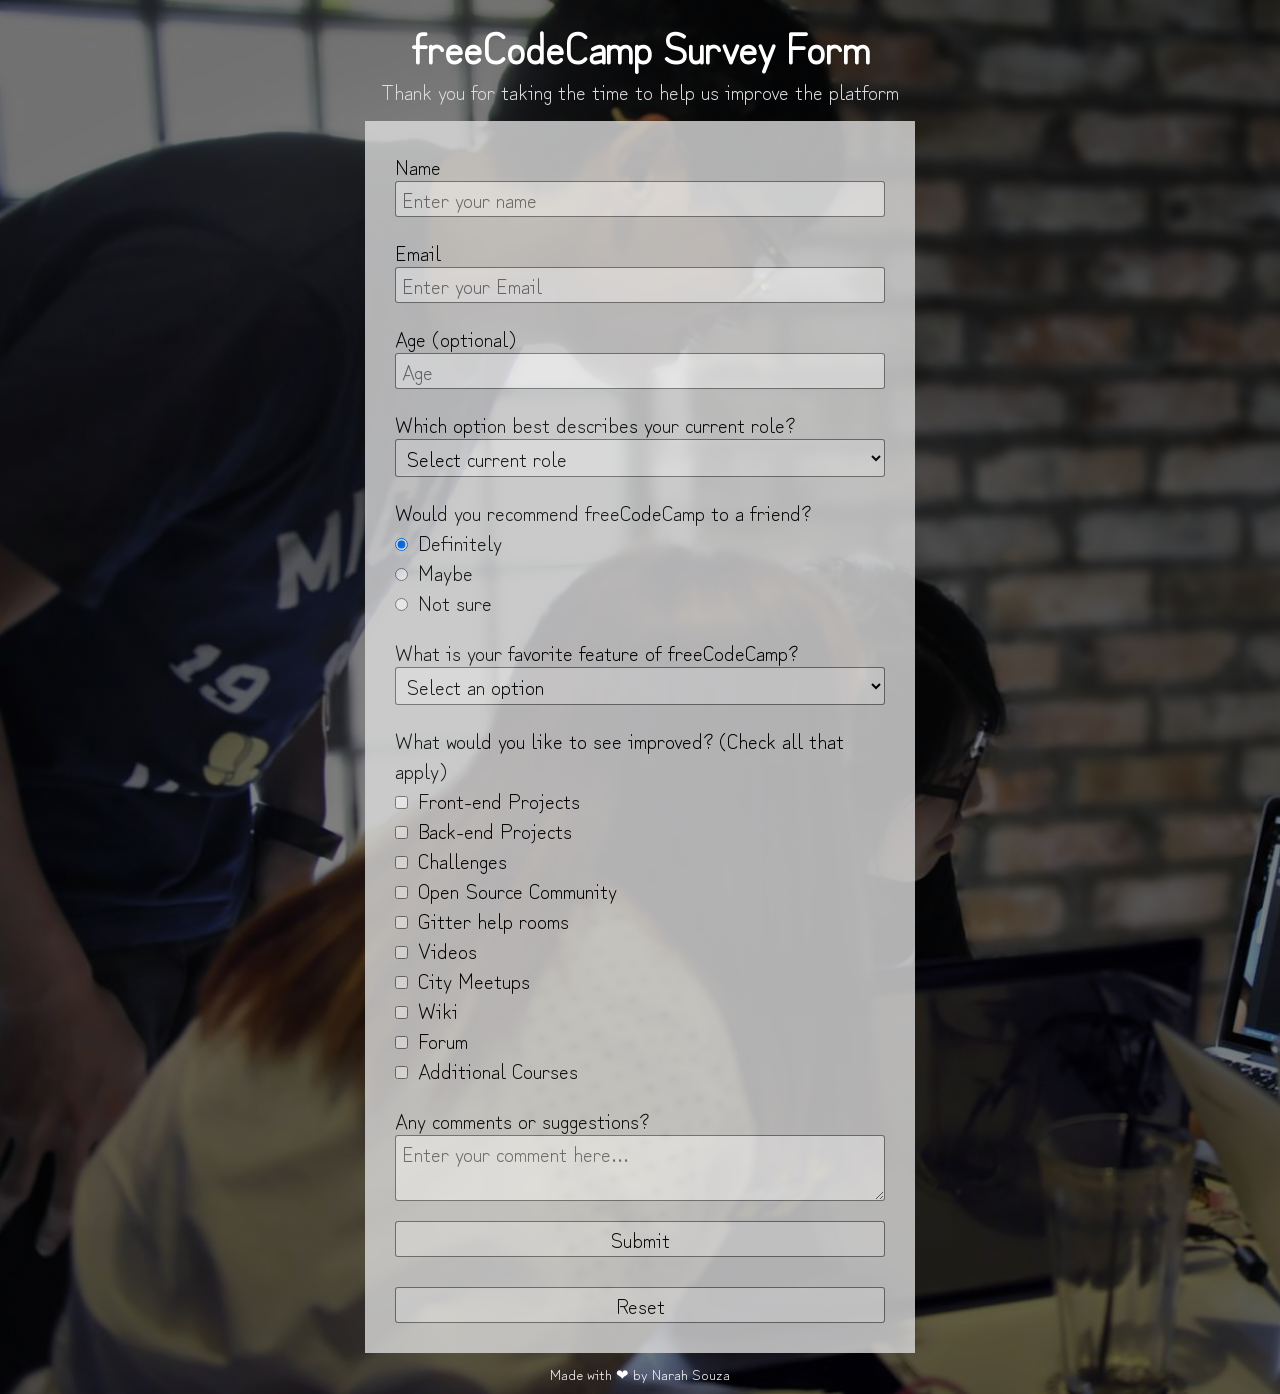
<file: survey-form/index.html>
<!DOCTYPE html>
<html lang="pt-br">
<head>
    <meta charset="UTF-8">
    <meta http-equiv="X-UA-Compatible" content="IE=edge">
    <meta name="viewport" content="width=device-width, initial-scale=1.0">
    <title>Survey Form</title>
    <link href="style.css" rel="stylesheet" type="text/css" />
</head>
<body>
    <header>
        <h1 id="title">freeCodeCamp Survey Form</h1>
        <p id="description">Thank you for taking the time to help us improve the platform</p>
      </header>
      
      <form id="survey-form">
        <div class="group">
          <label id="name-label">Name</label>
          <input id="name" class="box" type="text" placeholder="Enter your name" required>
        </div>
        
        <div class="group">
          <label id="email-label">Email</label>
          <input id="email" class="box" type="email" placeholder="Enter your Email" required>
        </div>
        
        <div class="group">
          <label id="number-label">Age (optional)</label>
          <input id="number" class="box" type="number" placeholder="Age" min="1" max="100">
        </div>  
        
        <div class="group">
          <p>Which option best describes your current role?</p>
          <select id="dropdown" class="box">
            <option disabled selected value>Select current role</option>
            <option value="student">Student</option>
            <option value="full-time-job">Full Time Job</option>
            <option value="full-time-learner">Full Time Learner</option>
            <option value="prefer-not-to-say">Prefer not to say</option>
            <option value="other">Other</option>
          </select>
        </div>
          
        <div class="group">
          <p>Would you recommend freeCodeCamp to a friend?</p>
          <label class="radio-label"><input class="radio" name="input-radio" type="radio" value="definitely" checked>Definitely</label>
          <label class="radio-label"><input class="radio" name="input-radio" type="radio" value="maybe">Maybe</label>
          <label class="radio-label"><input class="radio" name="input-radio" type="radio" value="not-sure">Not sure</label>
        </div>
        
        <div class="group">
          <p>What is your favorite feature of freeCodeCamp?</p>
          <select id="dropdown" class="box">
            <option disabled selected value>Select an option</option>
            <option value="challenges">Challenges</option>
            <option value="projects">Projects</option>
            <option value="community">Community</option>
            <option value="open-source">Open Source</option>
          </select>
        </div>
          
        <div class="group">
          <p>What would you like to see improved? (Check all that apply)</p>
          <label class="checkbox-label"><input class="checkbox" name="checkbox" type="checkbox" value="front-end-projects">Front-end Projects</label>
          <label class="checkbox-label"><input class="checkbox" name="checkbox" type="checkbox" value="back-end-projects">Back-end Projects</label>
          <label class="checkbox-label"><input class="checkbox" name="checkbox" type="checkbox" value="challenges">Challenges</label>
          <label class="checkbox-label"><input class="checkbox" name="checkbox" type="checkbox" value="open-source-community">Open Source Community</label>
          <label class="checkbox-label"><input class="checkbox" name="checkbox" type="checkbox" value="gitter-help-rooms">Gitter help rooms</label>
          <label class="checkbox-label"><input class="checkbox" name="checkbox" type="checkbox" value="videos">Videos</label>
          <label class="checkbox-label"><input class="checkbox" name="checkbox" type="checkbox" value="city-meetups">City Meetups</label>
          <label class="checkbox-label"><input class="checkbox" name="checkbox" type="checkbox" value="wiki">Wiki</label>
          <label class="checkbox-label"><input class="checkbox" name="checkbox" type="checkbox" value="forum">Forum</label>
          <label class="checkbox-label"><input class="checkbox" name="checkbox" type="checkbox" value="additional-courses">Additional Courses</label>
        </div>
        
        <div class="group">
        <p>Any comments or suggestions?</p>
          <textarea class="box" placeholder="Enter your comment here..."></textarea>
        </div>
          
        <div class="group">
          <button id="submit" class="box" type="submit">Submit</button>
          <br>
          <button id="reset" class="box" type="reset">Reset</button>
        </div>  
          
      </form>
      
      <footer>
        <p>Made with ❤ by <a href="https://github.com/narahsouza" target="_blank">Narah Souza</a></p>
      </footer>    
</body>
</html>
</file>
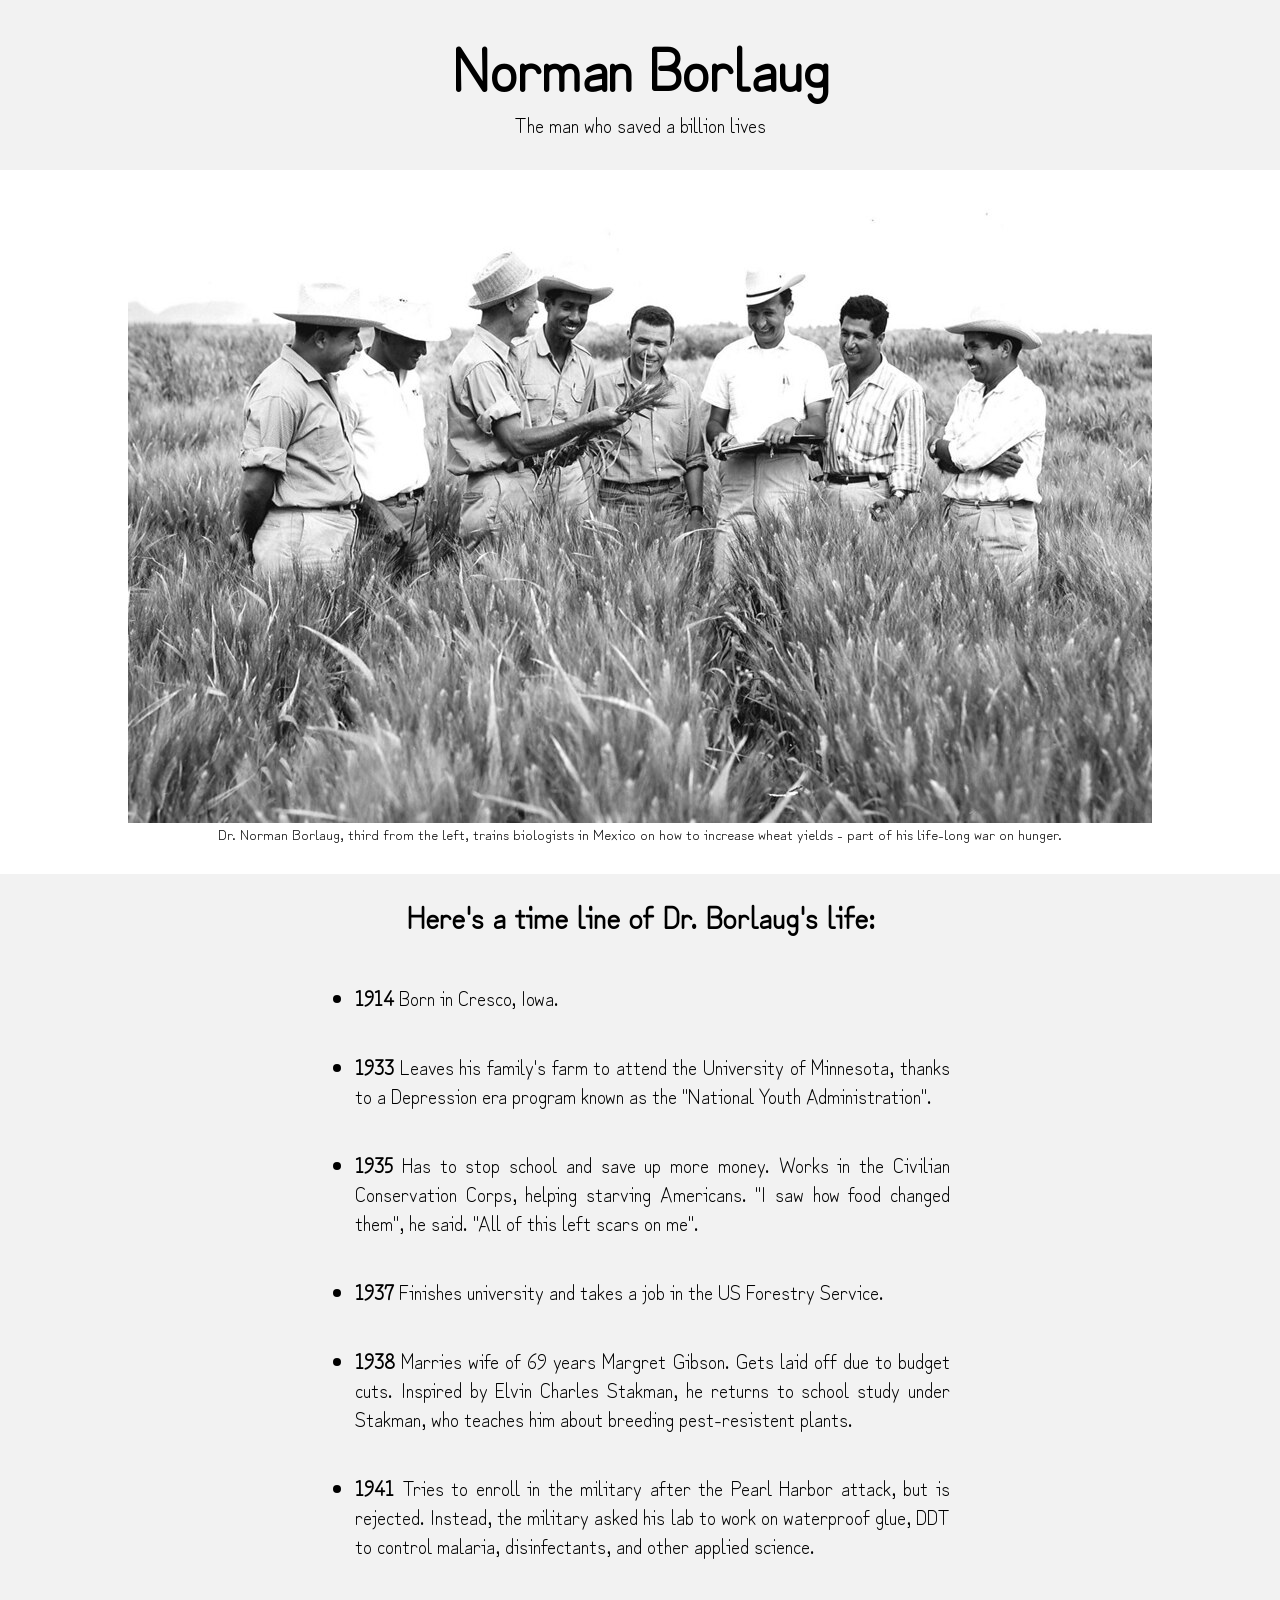
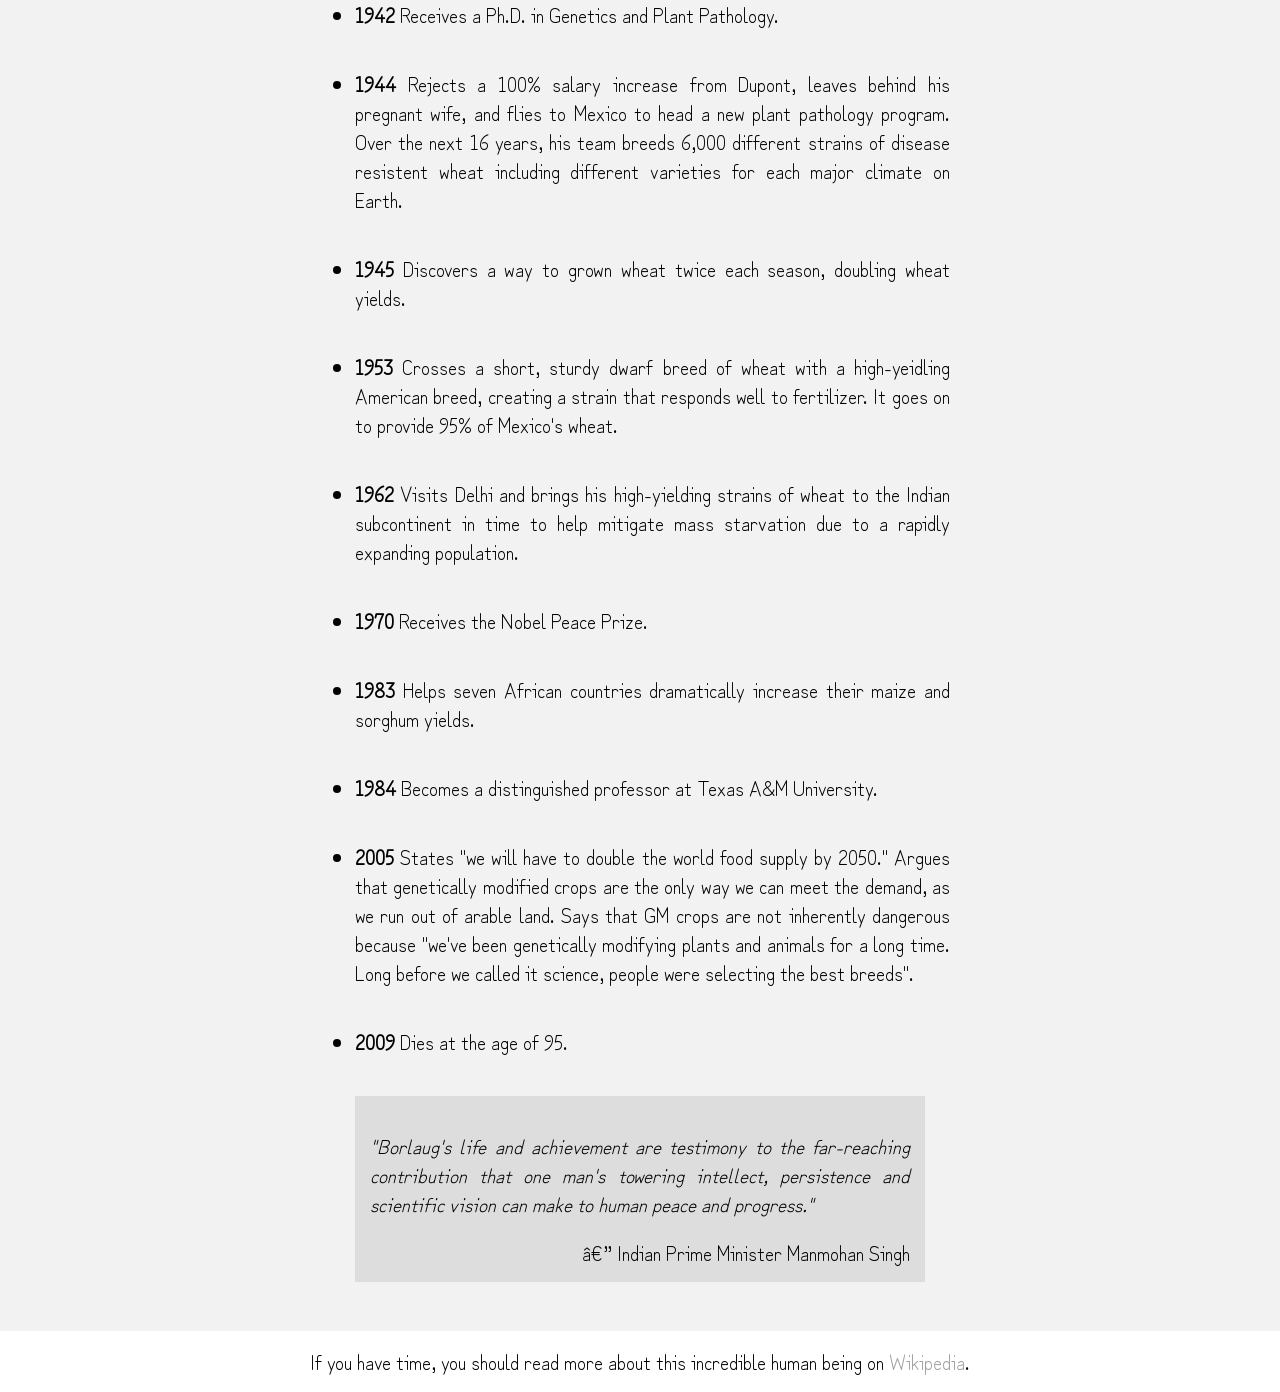
<file: tribute-page/index.html>
<!DOCTYPE html>
<html lang="pt-br>
<head>
    <meta charset="UTF-8">
    <meta http-equiv="X-UA-Compatible" content="IE=edge">
    <meta name="viewport" content="width=device-width, initial-scale=1.0">
    <title>Tribute Page</title>
    <link href="style.css" rel="stylesheet" type="text/css" />
</head>
<body>
    <main id="main">
        <header id="title">
          <h1>Norman Borlaug</h1>
          <p>The man who saved a billion lives</p>
        </header>
        <figure id="img-div">
          <img id="image" src="img/main.jpg">
          <figcaption id="img-caption">Dr. Norman Borlaug, third from the left, trains biologists in Mexico on how to increase wheat yields - part of his life-long war on hunger.</figcaption>
        </figure>
        <section id="tribute-info">
          <h2>Here's a time line of Dr. Borlaug's life:</h2>
          <article>
            <ul>
              <li><b>1914 </b>Born in Cresco, Iowa.
              </li>
              <li><b>1933 </b>Leaves his family's farm to attend the University of Minnesota, thanks to a Depression era program known as the "National Youth Administration".
              </li>
              <li><b>1935 </b>Has to stop school and save up more money. Works in the Civilian Conservation Corps, helping starving Americans. "I saw how food changed them", he said. "All of this left scars on me".
              </li>
              <li><b>1937 </b>Finishes university and takes a job in the US Forestry Service.
              </li>
              <li><b>1938 </b>Marries wife of 69 years Margret Gibson. Gets laid off due to budget cuts. Inspired by Elvin Charles Stakman, he returns to school study under Stakman, who teaches him about breeding pest-resistent plants.
              </li>
              <li><b>1941 </b>Tries to enroll in the military after the Pearl Harbor attack, but is rejected. Instead, the military asked his lab to work on waterproof glue, DDT to control malaria, disinfectants, and other applied science.
              </li>
              <li><b>1942 </b>Receives a Ph.D. in Genetics and Plant Pathology.
              </li>
              <li><b>1944 </b>Rejects a 100% salary increase from Dupont, leaves behind his pregnant wife, and flies to Mexico to head a new plant pathology program. Over the next 16 years, his team breeds 6,000 different strains of disease resistent wheat including different varieties for each major climate on Earth.
              </li>
              <li><b>1945 </b>Discovers a way to grown wheat twice each season, doubling wheat yields.
              </li>
              <li><b>1953 </b>Crosses a short, sturdy dwarf breed of wheat with a high-yeidling American breed, creating a strain that responds well to fertilizer. It goes on to provide 95% of Mexico's wheat.
              </li>
              <li><b>1962 </b>Visits Delhi and brings his high-yielding strains of wheat to the Indian subcontinent in time to help mitigate mass starvation due to a rapidly expanding population.
              </li>
              <li><b>1970 </b>Receives the Nobel Peace Prize.
              </li>
              <li><b>1983 </b>Helps seven African countries dramatically increase their maize and sorghum yields.
              </li>
              <li><b>1984 </b>Becomes a distinguished professor at Texas A&M University.
              </li>
              <li><b>2005 </b>States "we will have to double the world food supply by 2050." Argues that genetically modified crops are the only way we can meet the demand, as we run out of arable land. Says that GM crops are not inherently dangerous because "we've been genetically modifying plants and animals for a long time. Long before we called it science, people were selecting the best breeds".
              </li>
              <li><b>2009 </b>Dies at the age of 95.
              </li>
            </ul>
            <blockquote cite="http://news.rediff.com/report/2009/sep/14/pm-pays-tribute-to-father-of-green-revolution-borlaug.htm">
              <p>"Borlaug's life and achievement are testimony to the far-reaching contribution that one man's towering intellect, persistence and scientific vision can make to human peace and progress."</p>
              <cite id="cite">— Indian Prime Minister Manmohan Singh</cite>
            </blockquote>
            <br>
          </article>
        </section>
        <footer>
          <p>If you have time, you should read more about this incredible human being on <a id="tribute-link" target="_blank" href="https://en.wikipedia.org/wiki/Norman_Borlaug">Wikipedia</a>.</p>
        </footer>
      </main>  
</body>
</html>
</file>
<file: style.css>
/* IMPORTA AS FONTES */
@import url('https://fonts.googleapis.com/css2?family=Zen+Kurenaido');

/* RESETA O CSS */
* {
  margin: 0;
  padding: 0;
  caixa-sizing: border-caixa;
}

html {
  font-size: 10px;
  scroll-behavior: smooth; /*ROLAGEM SUAVE*/
}

body {
  font-family: 'Zen Kurenaido', sans-serif;
  font-size: 1.9rem;
  line-height: 3rem;
}

/* MENU SUPERIOR */
#navbar {
  align-items: center; /* Alinhamento horizontal */
  background-color: white;
  display: flex;
  flex-direction: row;
  height: 6rem;
  justify-content: flex-end;
  position: fixed; /* NAVBAR SEMPRE VISIVEL */
  width: 100%;
}

.navbar-list {
  display: flex;
  flex-direction: row;
}

li {
  font-size: 3rem;
  list-style: none;
  margin-right: 3rem;
}

/* LINKS */
a {
  color: #666666;
  text-decoration: none;
}

a:hover {
  font-weight: bold;
}

/* SEÇOES*/
#inicio {
  background-image: linear-gradient(rgba(0,0,0,.50),rgba(0,0,0,.50)100%), url('img/doces.jpg');
  background-size: cover;
  background-position: center;
  background-repeat: no-repeat;
  font-weight: bold;
}

#inicio,
#descricao,
#contato {
  align-items: center;
  background-color: #292A2C;
  color: white;
  display: flex;
  flex-direction: column;
  height: 100vh; /* 100% DA ALTURA DA JANELA DE VISUALIZAÇÃO */
  justify-content: center;
  width: 100%;
}

#produtos,
#pessoas,
#contato {
  padding: 5rem 0;
}

/* TÍTULOS E PARAGRAFOS*/
h1 {
  font-size: 8rem;
  padding: 5rem;
  text-align: center;
}

h2 {
  font-size: 6rem;
  padding: 5rem;
  text-align: center;
}

#inicio p {
  font-size: 3rem;
  margin: 1.5rem;
}

.produto-titulo p,
.pessoa-titulo p {
  font-size: 3rem;
}

.texto p {
  color: white;
  font-size: 2.5rem;
  margin: 2.5rem 5rem;
  text-align: center;
}

/* IMAGENS E LEGENDAS */

.produto-links,
.pessoa-links {
  display: flex;
  flex-direction: row;
  justify-content: center;
}

.produto-titulo,
.pessoa-titulo {
  margin: 2rem;
  display: flex;
  flex-direction: column;
  align-items: center;
}

.produto-img,
.pessoa-img {
  border: 5px solid gray;
  width: 35rem;
}

/*FORMULARIO*/
#contato {
  background-image: linear-gradient(rgba(0,0,0,.50),rgba(0,0,0,.50)100%), url('img/doces.jpg');
  background-size: cover;
  background-position: center;
  background-repeat: no-repeat;
  margin-top: 5rem;
}

#formulario-contato {
  background-color: #DDDDDD;
  color: black;
  margin: auto;
  max-width: 55rem;
  padding: 1rem;
  text-align: left;
}

.grupo {
  margin: 2rem;
}

.caixa {
  border: 1px solid rgba(0,0,0,.50);
  border-radius: 0.3rem;
  display: block;
  padding: 0.2rem 0.6rem;
  width: 100%;
}

input,
textarea,
button {
  margin: 0;
  font-family: inherit;
  font-size: inherit;
  line-height: inherit;
}

/* RODAPÉ */
footer {
  align-items: center; /* Alinhamento horizontal */
  display: flex;
  flex-direction: column;
  height: 10rem;
  justify-content: center;
}
</file>
<file: documentation-page/style.css>
@import url('https://fonts.googleapis.com/css2?family=Zen+Kurenaido');

html {
  font-size: 10px;
}

body {
  font-family: 'Zen Kurenaido', sans-serif;
  font-size: 1.9rem;
  line-height: 3rem;
}

@media (max-width: 560px) {
  body {
    display: flex;
    flex-direction: column;
  }
}

header {
  font-size: 3rem;
  font-weight: bold;
  margin-bottom: 2rem;
  margin-top: 2rem;
}

#navbar {
  border-right: gray solid;
  display: flex;
  flex-direction: column;
  height: 100%;
  left: 3rem;
  min-width: 25rem;
  overflow-y: auto;
  padding: 1rem;
  position: fixed; /* Navbar sempre visível */
  text-align:  center;
  top: 0;
}

.nav-link {
  bottom: 2rem;
  font-size: 2rem;
  margin-top: 1rem;
  position: relative;
}

a {
  color: gray;
  text-decoration: none;
}

a:hover {
  font-weight: bold;
}

#main-doc {
  margin-left: 32rem;
  padding: 1rem;
}

@media (max-width: 600px) {
  #navbar {
    border: 0;
    position: static;
  }
  
  #main-doc {
    position: relative;
    margin-left: 0;
  }
}

p {
  margin: 2rem 0;
  text-align: justify;
}

li {
  text-align: justify;
}

code {
  background-color: silver;
  display: block;
  font-size: 1.5rem;
  padding: 1rem;
  white-space: pre-line;
  word-break: break-all;
}
</file>
<file: personal-portfolio/style.css>
@import url('https://fonts.googleapis.com/css2?family=Zen+Kurenaido');

* {
  margin: 0;
  padding: 0;
  box-sizing: border-box;
}

html {
  font-size: 10px;
  scroll-behavior: smooth;
}

body {
  font-family: 'Zen Kurenaido', sans-serif;
  font-size: 1.9rem;
  line-height: 3rem;
}

#navbar {
  align-items: center; /* Alinhamento horizontal */
  background-color: white;
  display: flex;
  flex-direction: row;
  height: 6rem;
  justify-content: flex-end;
  position: fixed; /* Navbar sempre visível */
  width: 100%;
}

.navbar-list {
  display: flex;
  flex-direction: row;
}

li {
  font-size: 3rem;
  list-style: none;
  margin-right: 3rem;
}

a {
  color: #CCCCCC;
  text-decoration: none;
}

a:hover {
  font-weight: bold;
}

#welcome-section {
  align-items: center;
  background-color: #292A2C;
  color: #CCCCCC;
  display: flex;
  flex-direction: column;
  font-weight: bold;
  height: 100vh;
  justify-content: center;
  width: 100%; /* 100% da altura da janela de visualização */
} 

h1 {
  font-size: 8rem;
  padding: 5rem;
  text-align: center;
}

@media (max-width: 900px) {
  h1 {
    font-size: 7rem;
    line-height: 8rem;
  }
}

#welcome-section p,
#contacts p {
  font-size: 3rem;
  font-weight: bold;
  margin: 1.5rem;
}

#projects {
  text-align: center;
  padding: 4rem 0;
}

h2 {
  font-size: 6rem;
  padding: 5rem;
  text-align: center;
}

@media (max-width: 900px) {
  h2 {
    font-size: 5rem;
    line-height: 6rem;
  }
}

.project-links {
  display: flex;
  flex-direction: row;
  justify-content: center;
}

@media (max-width: 950px) {
  .project-links {
    flex-direction: column;
  }
}

.project-tile {
  margin: 2rem;
}

.project-tile p {
  font-size: 3rem;
}

.project-img {
  border: 5px solid gray;
  width: 35rem;
}

#contacts {
  align-items: center;
  background-color: #292A2C;
  color: #CCCCCC;
  display: flex;
  flex-direction: column;
  justify-content: center;
  height: 100vh;
  text-align: center;
  width: 100%;
}

.contact-links {
  display: flex;
  flex-direction: row;
  padding: 7rem;
}

@media (max-width: 950px) {
  .contact-links {
    flex-direction: column;
    line-height: 5rem;
  }
}

footer {
  align-items: center; /* Alinhamento horizontal */
  display: flex;
  flex-direction: row;
  height: 6rem;
  justify-content: center;
}
</file>
<file: product-landing-page/style.css>
/* Fontes */
@import
  url('https://fonts.googleapis.com/css2?family=Zen+Kurenaido');

* {
  margin: 0;
  padding: 0;
  box-sizing: border-box;
}

/* Tamanho de fonte padrão de 10px para cauculos rem mais fáceis: 1rem = 10px, 1.5rem = 15px etc.*/
html {
  font-size: 10px;
}

body {
  font-family: 'Zen Kurenaido', sans-serif;
  font-size: 1.9rem;
  margin-top: 10rem;
}

header {
  width: 100%; /* Largura da página */
  top: 0; /* Remove espaço do topo */
  padding: 2rem 5rem;
  background-color: white;
  position: fixed; /* Navbar sempre visível */
  display: flex;
  flex-direction: row; /* Alinha os elementos em fila */
  align-items: center; /* Alinhamento horizontal */
  justify-content: space-between; /* Empurra os itens para o canto */
}

@media (max-width: 950px) {
  header {
    flex-direction: column; /* Alinha os elementos em coluna */
    justify-content: center;
  }
}

#header-img {
  display: flex;
  width: 30rem;
}

@media (max-width: 350px) {
  #header-img {
    align-items: center;
    width: 20rem;
  }
}

#nav-bar {
  display: flex;
  flex-direction: row; /* Alinha os elementos em fila */
  justify-content: flex-end;
}

@media (max-width: 950px) {
  #nav-bar {
    flex-direction: column; /* Alinha os elementos em coluna */
    align-items: center;
  }
}

.nav-link {
  margin-right: 10rem;
  font-weight: bold;
}

@media (max-width: 950px) {
  .nav-link {
    margin: 0;
  }
}

li {
  list-style: none;
}

a {
  color: black;
  text-decoration: none;
}

.title {
  display: flex;
  flex-direction: column; /* Alinha os elementos em coluna */
  align-items: center;
  text-align: center;
}

.title h2 {
  margin: 2rem 2rem 1rem 2rem;
}

@media (max-width: 950px) {
  .title h2 {
    margin-top: 5rem;
  }
}

#form {
  align-items: center;
  display: flex;
  flex-direction: column;
  margin: 2rem;
  width: 90%;
}

input[type='email'] {
  border: 1px solid rgba(0,0,0,.50);
  border-radius: 0.3rem;
  height: 3rem;
  margin: 1rem;
  max-width: 30rem;
  padding: 1rem;
  width: 100%;
}

input[type='submit'] {
  background-color: gray;
  border: 0;
  border-radius: 0.1rem;
  cursor: pointer;
  font-weight: bold;
  height: 3rem;
  margin: 1rem;
  padding: 1rem;
  text-transform: uppercase;
  width: 15rem;
}

#features {
  margin: 5rem auto;
  max-width: 90rem;
  text-align: justify;
  display: flex;
  flex-direction: column; /* Alinha os elementos em coluna */
}

.features-list {
  display: flex;
  flex-direction: row;
  align-items: center;
}

.icons {
  display: flex;
  align-items: center;
  justify-content: center;
  height: 15rem;
  width: 20rem;
}

@media (max-width: 550px) {
  .icons {
    display: none;
  }
}

.description-text {
  display: flex;
  flex-direction: column;
  justify-content: center;
  height: 15rem;
  width: 80rem;
  padding: 5px;
  margin: 2rem;
}

.description-text h2 {
  margin: 2rem 0;
}

@media (max-width: 550px) {
  .description-text h2 {
    text-align: center;
  }
}

.video {
  margin: 5rem 2rem;
  text-align: center;
}

iframe {
  height: 315px;
  max-width: 560px;
  width: 100%;
}

#products {
  margin: 2rem auto;
  max-width: 100rem;
  display: flex;
  flex-direction: row; /* Alinha os elementos em fila */
  justify-content: space-around;
}

@media (max-width: 800px) {
  #products {
    flex-direction: column; /* Alinha os elementos em coluna */
    align-items: center;
  }
}

.box {
  border: 1px solid;
  height: 30rem;
  margin: 1rem;
  width: 30rem;
  text-align: center;
}

.product {
  background-color: gray;
  font-weight: bold;
  padding: 1rem;
  text-transform: uppercase;
}

button {
  background-color: gray;
  border: 0;
  border-radius: 0.1rem;
  font-weight: bold;
  margin: 1rem;
  padding: 1rem;
  text-transform: uppercase;
  cursor: pointer;
}

footer {
  margin: auto;
  max-width: 100rem;
  background-color: gray;
  padding: 2rem;
}

footer ul {
  display: flex;
  flex-direction: row; /* Alinha os elementos em fila */
  justify-content: flex-end;
}

footer ul li {
  margin-left: 1rem;
  font-weight: bold;
}

footer span {
  display: flex;
  justify-content: flex-end;
  text-align: right;
}
</file>
<file: survey-form/style.css>
/* Fontes */
@import
  url('https://fonts.googleapis.com/css2?family=Zen+Kurenaido&display=swap');

/* Reset CSS */
* {
  box-sizing: border-box;
  margin: 0;
  padding: 0;  
}

html {
  font-family: 'Zen Kurenaido', sans-serif;
  font-size: 10px;
}

body {
  background-image: linear-gradient(rgba(0,0,0,.50),rgba(0,0,0,.50)100%), url('img/background.jpeg');
  background-size: cover;
  font-size: 2.1rem;
  text-align: center;  
}

header {
  padding: 1.5rem;
}

#title {
  color: #FFFFFF;
}

#description {
  color: #DDDDDD;
}

#survey-form {
  background-color: #DDDDDD;
  margin: auto;
  max-width: 55rem;
  opacity: 80%;
  padding: 1rem;
  text-align: left;
}

.group {
  margin: 2rem;
}

input,
select,
textarea,
button {
  margin: 0;
  font-family: inherit;
  font-size: inherit;
  line-height: inherit;
}

.box {
  border: 1px solid rgba(0,0,0,.50);
  border-radius: 0.3rem;
  display: block;
  padding: 0.2rem 0.6rem;
  width: 100%;
}

.radio-label, .checkbox-label {
  display: block;
}

.radio, .checkbox {
  margin-right: 1rem;
}

footer {
  color: #FFFFFF;
  font-size: 1.5rem;
  padding: 1rem;
}

a {
  color: #FFFFFF;
  text-decoration: none;
}

a:hover {
  font-weight: bold;
}
</file>
<file: tribute-page/style.css>
/* Fontes */
@import
  url('https://fonts.googleapis.com/css2?family=Zen+Kurenaido&display=swap');

/* Definir um tamanho de fonte básico de 10px nos dá cálculos rem mais fáceis: 1rem = 10px, 1.5rem = 15px etc.*/
html {
  font-size: 10px;
}

body {
  background-color: white;
  font-family: 'Zen Kurenaido', sans-serif;
  font-size: 2rem;
  margin: 0;
  padding: 0;
  text-align: center;
}

header {
  background-color: #F2F2F2;
  line-height: 2rem;
  padding: 1.5rem;
}

h1 {
  font-size: 6rem;  
}

header p {
  font-size: 2rem;
}

#img-div {
  margin: 3rem;
}

img {
  display: block;
  height: auto;
  margin: auto;
  max-width: 100%;
}

#img-caption {
  font-size: 1.5rem;
}

#tribute-info {
  background-color: #F2F2F2;
}

#tribute-info h2 {
  padding: 2rem 0 0 0;
}

article {
  margin: auto;
  max-width: 65rem;
  text-align: justify;
}

li {
  margin-right: 1.5rem;
  padding: 2rem 0;
}

blockquote {
  background-color: #DDDDDD;
  padding: 1.5rem;
  text-align: right;
}

blockquote p {
  font-style: italic;
  text-align: justify;
}

#cite {
  font-style: normal;
}

footer {
  padding: 0.1rem;  
}

footer p {
  margin: 1.5rem;
}

a {
  text-decoration: none;
  color: #A0A0A0;
}

a:hover {
  font-weight: bold;
}

/* O título muda de tamanho quando o tamanho da tela diminuir para 430px */
@media (max-width: 430px) {
  h1 {
    font-size: 5rem;
    line-height: 5rem;
  }
}
</file>
